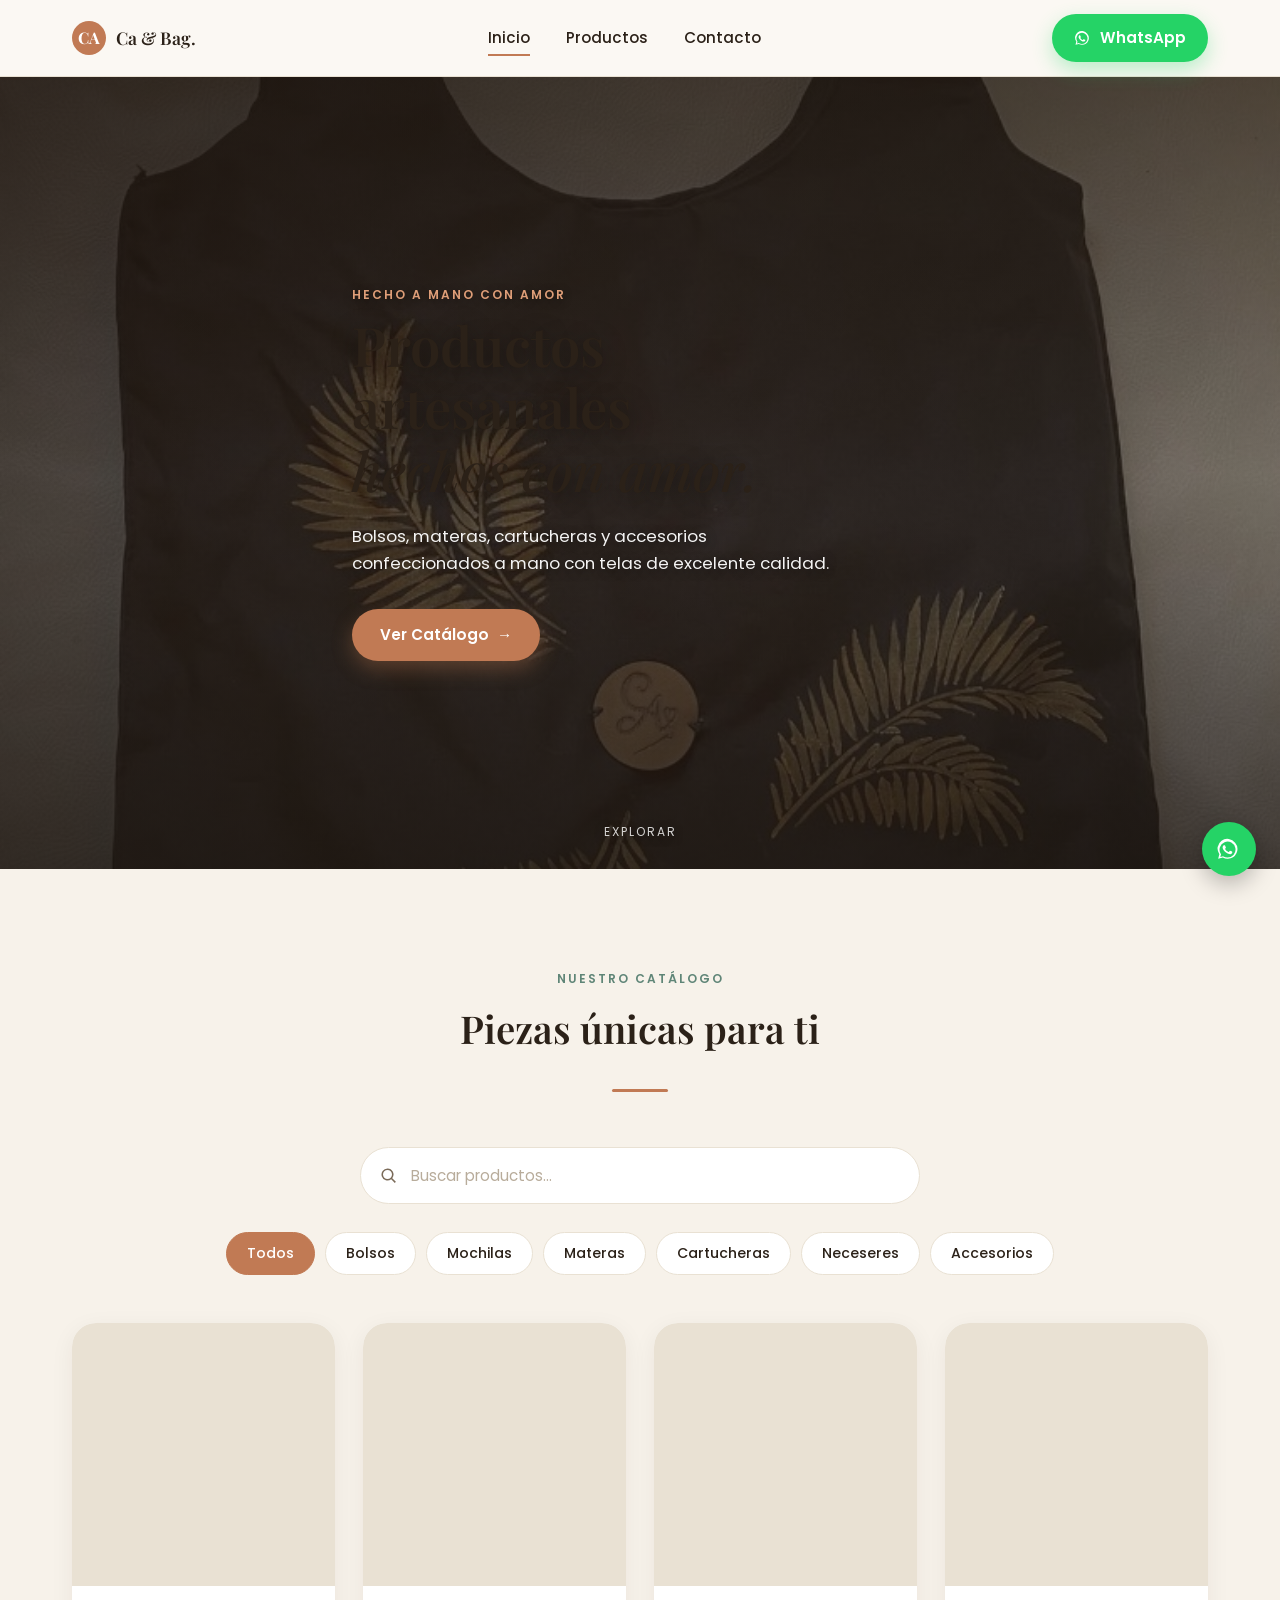
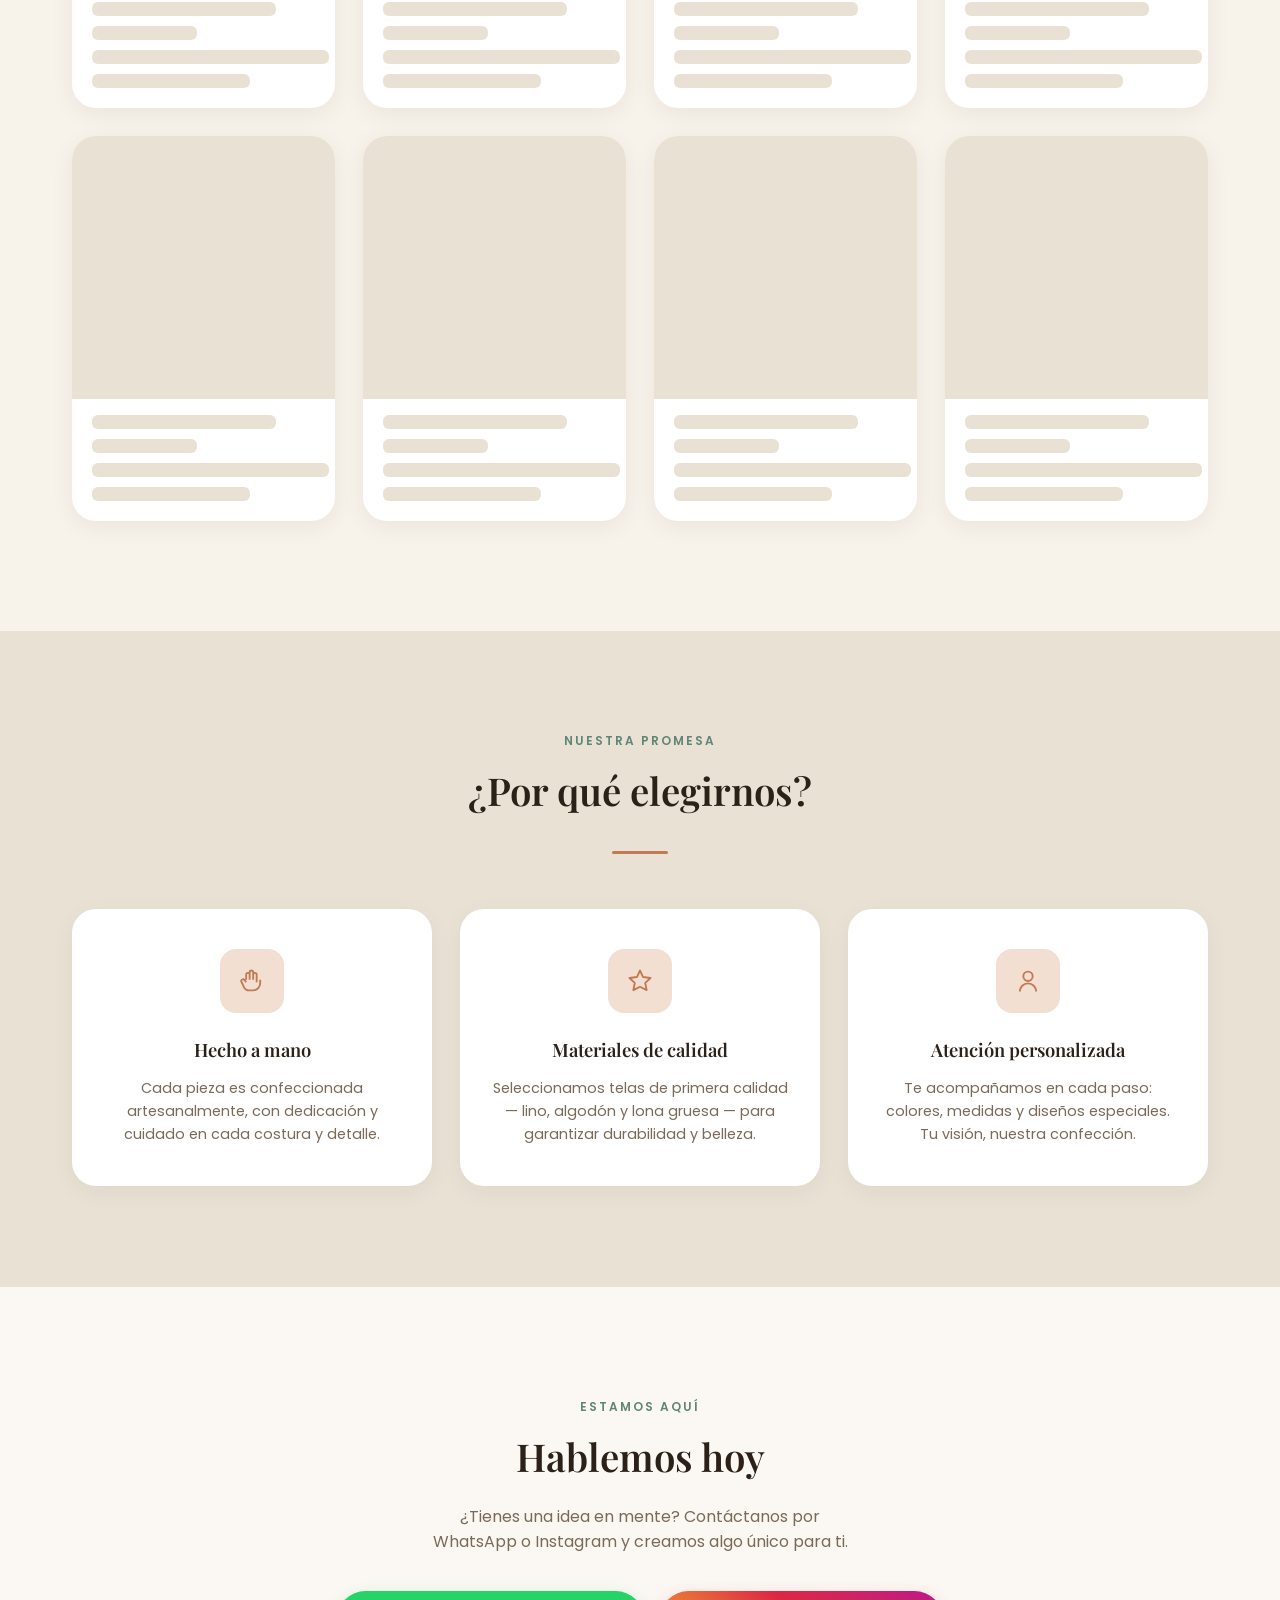
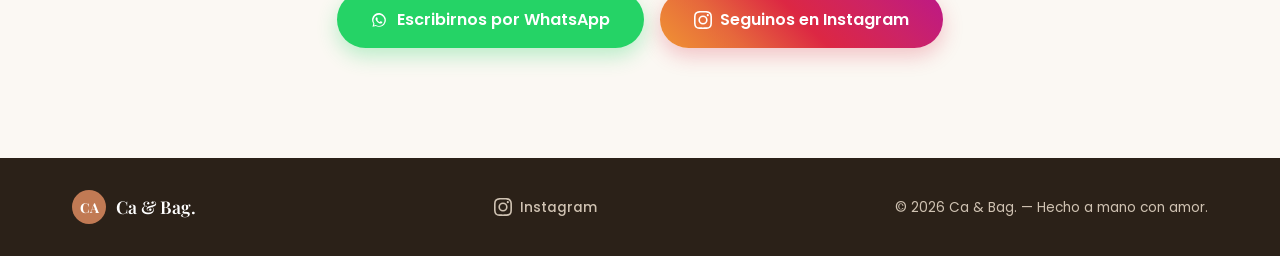
<file: index.html>
<!DOCTYPE html>
<html lang="es">
<head>
<meta charset="UTF-8">
<meta name="viewport" content="width=device-width, initial-scale=1.0">
<title>Ca & Bag. | Productos artesanales hechos con amor</title>
<link rel="preconnect" href="https://fonts.googleapis.com">
<link rel="preconnect" href="https://fonts.gstatic.com" crossorigin>
<link href="https://fonts.googleapis.com/css2?family=Playfair+Display:ital,wght@0,500;0,600;0,700;1,500;1,600&family=Poppins:wght@300;400;500;600;700&display=swap" rel="stylesheet">
<link rel="stylesheet" href="assets/css/variables.css">
<link rel="stylesheet" href="assets/css/base.css">
<link rel="stylesheet" href="assets/css/components.css">
<link rel="stylesheet" href="assets/css/public.css">
</head>
<body>

<!-- HEADER -->
<header class="site-header">
  <div class="container header-inner">
    <a href="#inicio" class="logo">
      <span class="logo-badge">CA</span>
      <span class="logo-text">Ca &amp; Bag.</span>
    </a>
    <nav class="main-nav">
      <a href="#inicio">Inicio</a>
      <a href="#catalogo">Productos</a>
      <a href="#contacto">Contacto</a>
    </nav>
    <a href="#" target="_blank" class="btn btn-whatsapp">
      <svg viewBox="0 0 24 24" class="icon-wa" aria-hidden="true"><path fill="currentColor" d="M17.6 6.32A8.86 8.86 0 0 0 3.1 16.75L2 21l4.36-1.14a8.85 8.85 0 0 0 4.24 1.08h.01a8.86 8.86 0 0 0 6.99-14.62Zm-6.99 13.6h-.01a7.35 7.35 0 0 1-3.75-1.03l-.27-.16-2.59.68.69-2.53-.18-.26a7.36 7.36 0 1 1 6.11 3.3Zm4.04-5.5c-.22-.11-1.31-.65-1.51-.72-.2-.07-.35-.11-.5.11-.15.22-.57.72-.7.87-.13.15-.26.16-.48.05-.22-.11-.94-.35-1.79-1.1a6.7 6.7 0 0 1-1.24-1.54c-.13-.22-.01-.34.1-.45.1-.1.22-.26.33-.39.11-.13.15-.22.22-.37.07-.15.04-.28-.02-.39-.07-.11-.5-1.2-.68-1.64-.18-.43-.36-.37-.5-.38h-.42c-.15 0-.39.05-.59.28-.2.22-.77.75-.77 1.83s.79 2.13.9 2.28c.11.15 1.55 2.37 3.76 3.32.53.23.94.36 1.26.47.53.17 1 .14 1.38.09.42-.06 1.31-.53 1.49-1.05.19-.51.19-.95.13-1.05-.06-.09-.2-.15-.42-.26Z"/></svg>
      WhatsApp
    </a>
  </div>
</header>

<!-- HERO -->
<section id="inicio" class="hero">
  <div class="hero-bg"></div>
  <div class="hero-overlay"></div>
  <div class="container hero-inner">
    <p class="eyebrow eyebrow-light">Hecho a mano con amor</p>
    <h1 class="hero-title">Productos<br>artesanales<br><em>hechos con amor.</em></h1>
    <p class="hero-desc">Bolsos, materas, cartucheras y accesorios confeccionados a mano con telas de excelente calidad.</p>
    <a href="#catalogo" class="btn btn-primary">Ver Catálogo <span class="arrow">→</span></a>
  </div>
  <a href="#catalogo" class="scroll-hint">Explorar</a>
</section>

<!-- CATÁLOGO -->
<section id="catalogo" class="catalog">
  <div class="container">
    <div class="section-heading">
      <p class="eyebrow">Nuestro catálogo</p>
      <h2>Piezas únicas para ti</h2>
      <span class="heading-underline"></span>
    </div>

    <div class="search-wrap">
      <svg class="search-icon" viewBox="0 0 24 24" aria-hidden="true"><path fill="currentColor" d="M10 2a8 8 0 1 0 4.9 14.32l4.89 4.89 1.41-1.41-4.89-4.89A8 8 0 0 0 10 2Zm0 2a6 6 0 1 1 0 12 6 6 0 0 1 0-12Z"/></svg>
      <input type="text" id="searchInput" placeholder="Buscar productos...">
    </div>

    <div class="filters" id="filters">
      <button class="filter-btn active" data-filter="Todos">Todos</button>
    </div>

    <!-- El grid de productos se completa en el módulo del catálogo dinámico -->
    <div class="product-grid" id="productGrid"></div>

    <p class="no-results" id="noResults" hidden>No encontramos productos que coincidan con tu búsqueda.</p>
  </div>
</section>

<!-- POR QUÉ ELEGIRNOS -->
<section class="why">
  <div class="container">
    <div class="section-heading">
      <p class="eyebrow">Nuestra promesa</p>
      <h2>¿Por qué elegirnos?</h2>
      <span class="heading-underline"></span>
    </div>

    <div class="why-grid">
      <div class="why-card">
        <div class="why-icon">
          <svg viewBox="0 0 24 24" aria-hidden="true"><path fill="none" stroke="currentColor" stroke-width="1.6" d="M7 11V6.5a1.5 1.5 0 0 1 3 0V11m0-1.5V4.5a1.5 1.5 0 0 1 3 0V11m0-1V6.5a1.5 1.5 0 0 1 3 0V13m3-2v3a6 6 0 0 1-6 6H9.5a5 5 0 0 1-4.2-2.3L3 12.8c-.5-.8-.2-1.7.6-2.1.7-.4 1.6-.1 2 .5L7 13"/></svg>
        </div>
        <h3>Hecho a mano</h3>
        <p>Cada pieza es confeccionada artesanalmente, con dedicación y cuidado en cada costura y detalle.</p>
      </div>

      <div class="why-card">
        <div class="why-icon">
          <svg viewBox="0 0 24 24" aria-hidden="true"><path fill="none" stroke="currentColor" stroke-width="1.6" stroke-linejoin="round" d="m12 3 2.6 5.6L21 9.4l-4.5 4.2 1.2 6.2L12 16.9l-5.7 2.9 1.2-6.2L3 9.4l6.4-.8Z"/></svg>
        </div>
        <h3>Materiales de calidad</h3>
        <p>Seleccionamos telas de primera calidad — lino, algodón y lona gruesa — para garantizar durabilidad y belleza.</p>
      </div>

      <div class="why-card">
        <div class="why-icon">
          <svg viewBox="0 0 24 24" aria-hidden="true"><path fill="none" stroke="currentColor" stroke-width="1.6" d="M12 12a4 4 0 1 0 0-8 4 4 0 0 0 0 8Zm-7 9a7 7 0 0 1 14 0"/></svg>
        </div>
        <h3>Atención personalizada</h3>
        <p>Te acompañamos en cada paso: colores, medidas y diseños especiales. Tu visión, nuestra confección.</p>
      </div>
    </div>
  </div>
</section>

<!-- CONTACTO -->
<section id="contacto" class="contact">
  <div class="container">
    <p class="eyebrow">Estamos aquí</p>
    <h2>Hablemos hoy</h2>
    <p class="contact-desc">¿Tienes una idea en mente? Contáctanos por WhatsApp o Instagram y creamos algo único para ti.</p>
    <div class="contact-actions">
      <a href="#" target="_blank" rel="noopener noreferrer" class="btn btn-whatsapp btn-lg">
        <svg viewBox="0 0 24 24" class="icon-wa" aria-hidden="true"><path fill="currentColor" d="M17.6 6.32A8.86 8.86 0 0 0 3.1 16.75L2 21l4.36-1.14a8.85 8.85 0 0 0 4.24 1.08h.01a8.86 8.86 0 0 0 6.99-14.62Zm-6.99 13.6h-.01a7.35 7.35 0 0 1-3.75-1.03l-.27-.16-2.59.68.69-2.53-.18-.26a7.36 7.36 0 1 1 6.11 3.3Zm4.04-5.5c-.22-.11-1.31-.65-1.51-.72-.2-.07-.35-.11-.5.11-.15.22-.57.72-.7.87-.13.15-.26.16-.48.05-.22-.11-.94-.35-1.79-1.1a6.7 6.7 0 0 1-1.24-1.54c-.13-.22-.01-.34.1-.45.1-.1.22-.26.33-.39.11-.13.15-.22.22-.37.07-.15.04-.28-.02-.39-.07-.11-.5-1.2-.68-1.64-.18-.43-.36-.37-.5-.38h-.42c-.15 0-.39.05-.59.28-.2.22-.77.75-.77 1.83s.79 2.13.9 2.28c.11.15 1.55 2.37 3.76 3.32.53.23.94.36 1.26.47.53.17 1 .14 1.38.09.42-.06 1.31-.53 1.49-1.05.19-.51.19-.95.13-1.05-.06-.09-.2-.15-.42-.26Z"/></svg>
        Escribirnos por WhatsApp
      </a>
      <a href="#" target="_blank" rel="noopener noreferrer" class="btn btn-instagram btn-lg">
        <svg viewBox="0 0 24 24" class="icon-ig" aria-hidden="true"><path fill="currentColor" d="M12 2.163c3.204 0 3.584.012 4.85.07 3.252.148 4.771 1.691 4.919 4.919.058 1.265.069 1.645.069 4.849 0 3.205-.012 3.584-.069 4.849-.149 3.225-1.664 4.771-4.919 4.919-1.266.058-1.644.07-4.85.07-3.204 0-3.584-.012-4.849-.07-3.26-.149-4.771-1.699-4.919-4.92-.058-1.265-.07-1.644-.07-4.849 0-3.204.013-3.583.07-4.849.149-3.227 1.664-4.771 4.919-4.919 1.266-.057 1.645-.069 4.849-.069ZM12 0C8.741 0 8.333.014 7.053.072 2.695.272.273 2.69.073 7.052.014 8.333 0 8.741 0 12c0 3.259.014 3.668.072 4.948.2 4.358 2.618 6.78 6.98 6.98 1.281.058 1.689.072 4.948.072 3.259 0 3.668-.014 4.948-.072 4.354-.2 6.782-2.618 6.979-6.98.059-1.28.073-1.689.073-4.948 0-3.259-.014-3.667-.072-4.947-.196-4.354-2.617-6.78-6.979-6.98C15.668.014 15.259 0 12 0Zm0 5.838a6.162 6.162 0 1 0 0 12.324 6.162 6.162 0 0 0 0-12.324ZM12 16a4 4 0 1 1 0-8 4 4 0 0 1 0 8Zm6.406-11.845a1.44 1.44 0 1 0 0 2.881 1.44 1.44 0 0 0 0-2.881Z"/></svg>
        Seguinos en Instagram
      </a>
    </div>
  </div>
</section>

<!-- FOOTER -->
<footer class="site-footer">
  <div class="container footer-inner">
    <a href="#inicio" class="logo">
      <span class="logo-badge">CA</span>
      <span class="logo-text">Ca &amp; Bag.</span>
    </a>
    <div class="footer-links">
      <a href="#" target="_blank" rel="noopener noreferrer" class="footer-social-link footer-ig" aria-label="Instagram">
        <svg viewBox="0 0 24 24" class="icon-ig" aria-hidden="true"><path fill="currentColor" d="M12 2.163c3.204 0 3.584.012 4.85.07 3.252.148 4.771 1.691 4.919 4.919.058 1.265.069 1.645.069 4.849 0 3.205-.012 3.584-.069 4.849-.149 3.225-1.664 4.771-4.919 4.919-1.266.058-1.644.07-4.85.07-3.204 0-3.584-.012-4.849-.07-3.26-.149-4.771-1.699-4.919-4.92-.058-1.265-.07-1.644-.07-4.849 0-3.204.013-3.583.07-4.849.149-3.227 1.664-4.771 4.919-4.919 1.266-.057 1.645-.069 4.849-.069ZM12 0C8.741 0 8.333.014 7.053.072 2.695.272.273 2.69.073 7.052.014 8.333 0 8.741 0 12c0 3.259.014 3.668.072 4.948.2 4.358 2.618 6.78 6.98 6.98 1.281.058 1.689.072 4.948.072 3.259 0 3.668-.014 4.948-.072 4.354-.2 6.782-2.618 6.979-6.98.059-1.28.073-1.689.073-4.948 0-3.259-.014-3.667-.072-4.947-.196-4.354-2.617-6.78-6.979-6.98C15.668.014 15.259 0 12 0Zm0 5.838a6.162 6.162 0 1 0 0 12.324 6.162 6.162 0 0 0 0-12.324ZM12 16a4 4 0 1 1 0-8 4 4 0 0 1 0 8Zm6.406-11.845a1.44 1.44 0 1 0 0 2.881 1.44 1.44 0 0 0 0-2.881Z"/></svg>
        <span>Instagram</span>
      </a>
    </div>
    <p>© 2026 Ca &amp; Bag. — Hecho a mano con amor.</p>
  </div>
</footer>

<!-- Botón flotante de WhatsApp -->
<a href="#" target="_blank" class="float-btn float-wa" aria-label="WhatsApp">
  <svg viewBox="0 0 24 24" aria-hidden="true"><path fill="currentColor" d="M17.6 6.32A8.86 8.86 0 0 0 3.1 16.75L2 21l4.36-1.14a8.85 8.85 0 0 0 4.24 1.08h.01a8.86 8.86 0 0 0 6.99-14.62Zm-6.99 13.6h-.01a7.35 7.35 0 0 1-3.75-1.03l-.27-.16-2.59.68.69-2.53-.18-.26a7.36 7.36 0 1 1 6.11 3.3Zm4.04-5.5c-.22-.11-1.31-.65-1.51-.72-.2-.07-.35-.11-.5.11-.15.22-.57.72-.7.87-.13.15-.26.16-.48.05-.22-.11-.94-.35-1.79-1.1a6.7 6.7 0 0 1-1.24-1.54c-.13-.22-.01-.34.1-.45.1-.1.22-.26.33-.39.11-.13.15-.22.22-.37.07-.15.04-.28-.02-.39-.07-.11-.5-1.2-.68-1.64-.18-.43-.36-.37-.5-.38h-.42c-.15 0-.39.05-.59.28-.2.22-.77.75-.77 1.83s.79 2.13.9 2.28c.11.15 1.55 2.37 3.76 3.32.53.23.94.36 1.26.47.53.17 1 .14 1.38.09.42-.06 1.31-.53 1.49-1.05.19-.51.19-.95.13-1.05-.06-.09-.2-.15-.42-.26Z"/></svg>
</a>

<script type="module" src="assets/js/public/catalog.js"></script>
</body>
</html>
</file>
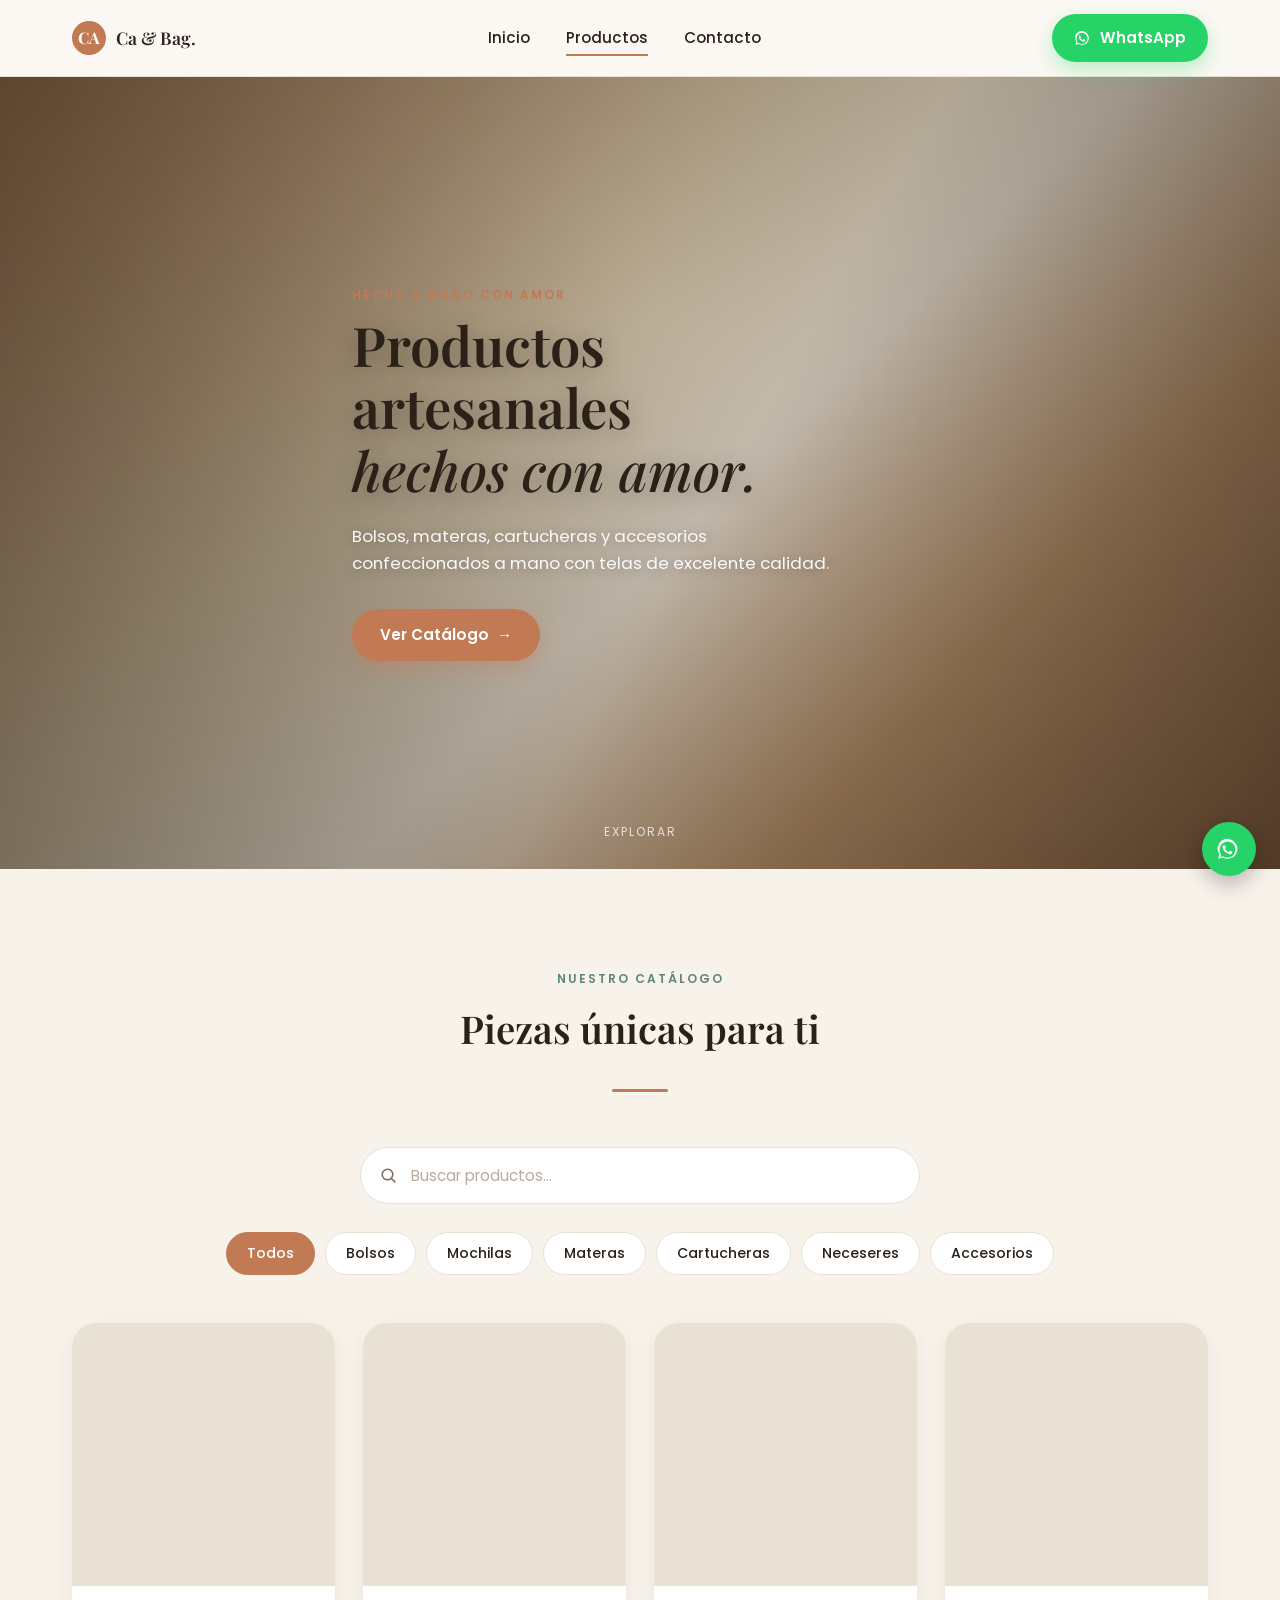
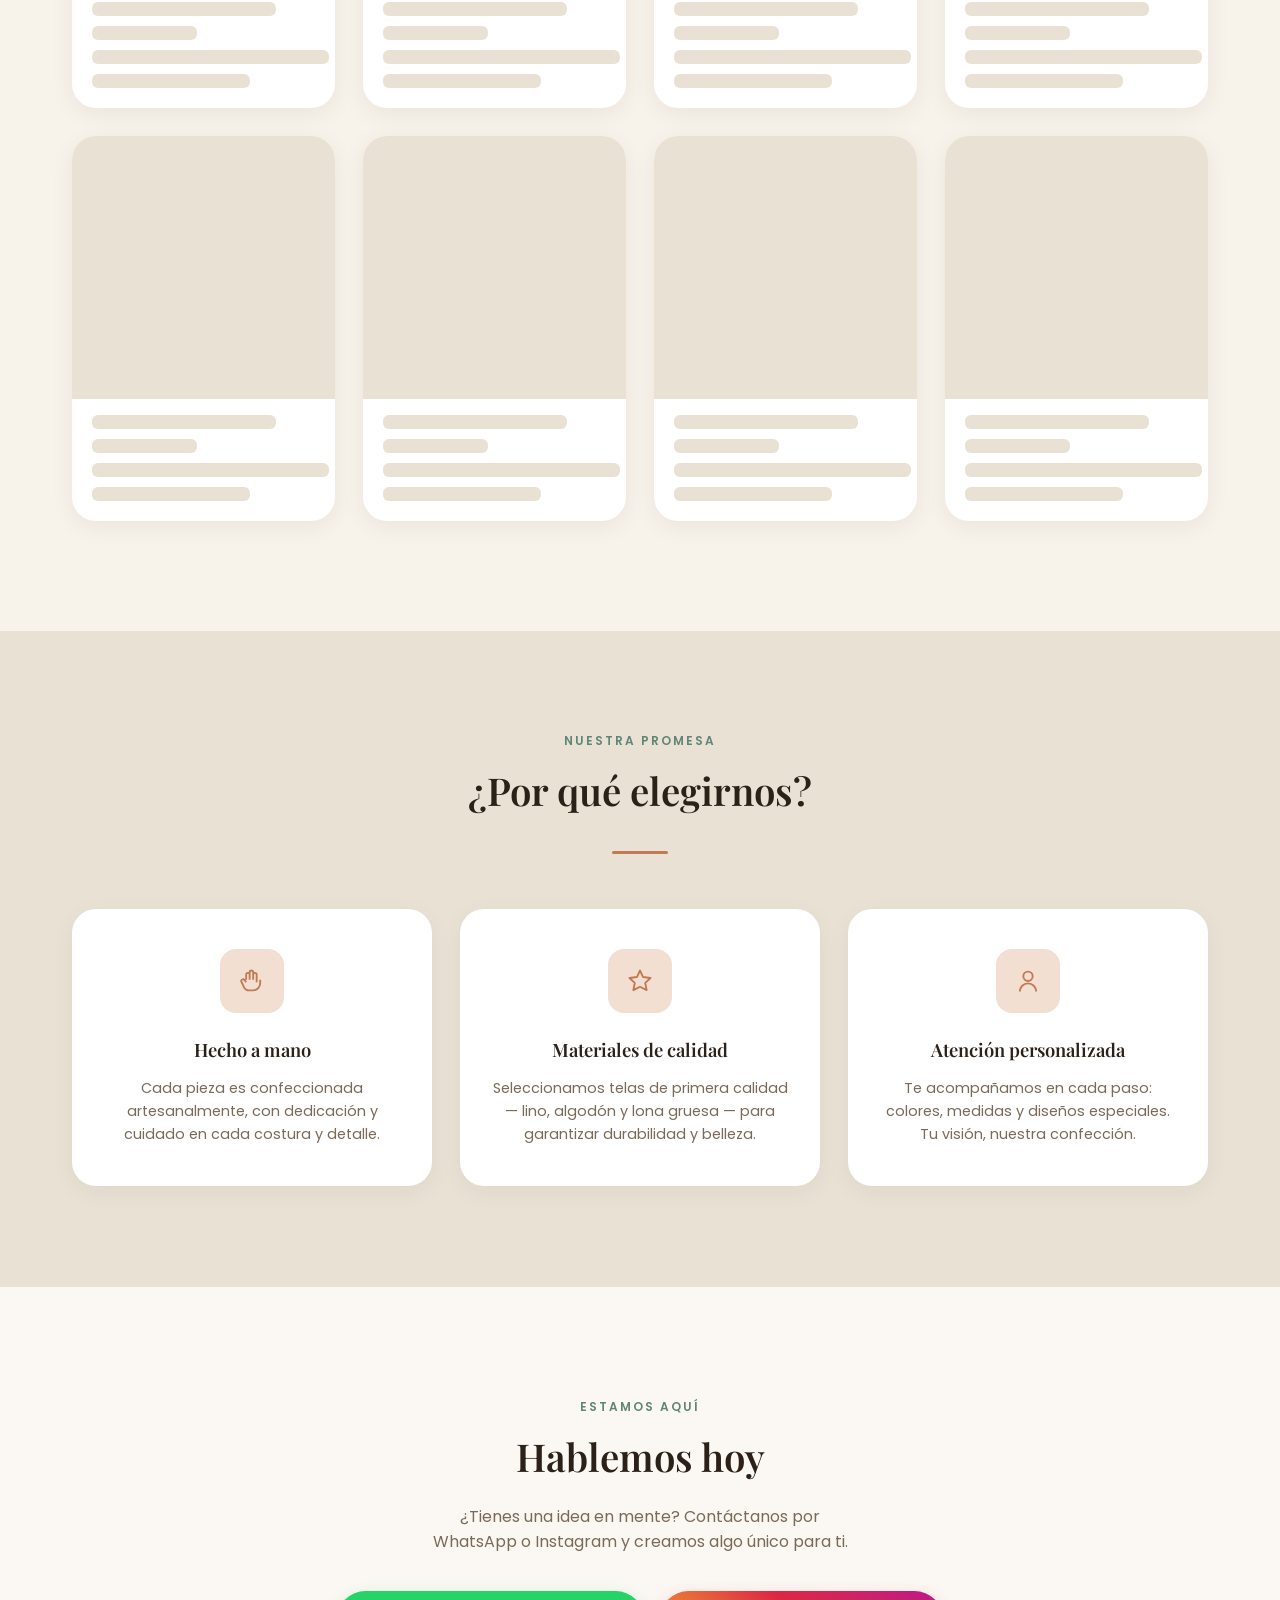
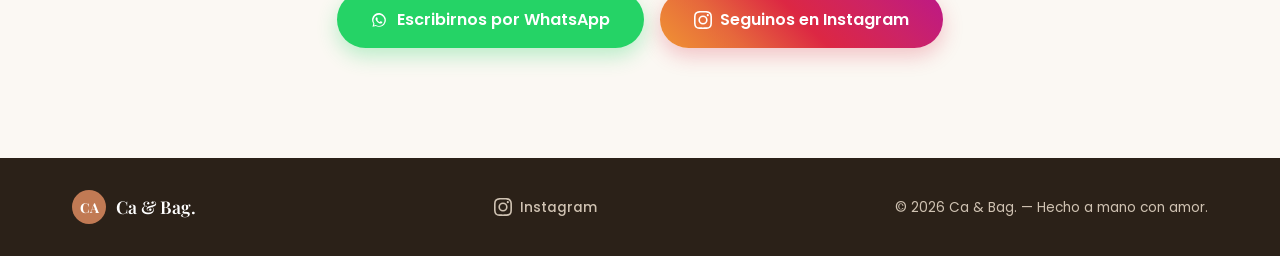
<file: cabag_store/index.html>
<!DOCTYPE html>
<html lang="es">
<head>
<meta charset="UTF-8">
<meta name="viewport" content="width=device-width, initial-scale=1.0">
<title>Ca & Bag. | Productos artesanales hechos con amor</title>
<link rel="preconnect" href="https://fonts.googleapis.com">
<link rel="preconnect" href="https://fonts.gstatic.com" crossorigin>
<link href="https://fonts.googleapis.com/css2?family=Playfair+Display:ital,wght@0,500;0,600;0,700;1,500;1,600&family=Poppins:wght@300;400;500;600;700&display=swap" rel="stylesheet">
<link rel="stylesheet" href="assets/css/variables.css">
<link rel="stylesheet" href="assets/css/base.css">
<link rel="stylesheet" href="assets/css/components.css">
<link rel="stylesheet" href="assets/css/public.css">
</head>
<body>

<!-- HEADER -->
<header class="site-header">
  <div class="container header-inner">
    <a href="#inicio" class="logo">
      <span class="logo-badge">CA</span>
      <span class="logo-text">Ca &amp; Bag.</span>
    </a>
    <nav class="main-nav">
      <a href="#inicio">Inicio</a>
      <a href="#catalogo" class="is-active">Productos</a>
      <a href="#contacto">Contacto</a>
    </nav>
    <a href="#" target="_blank" class="btn btn-whatsapp">
      <svg viewBox="0 0 24 24" class="icon-wa" aria-hidden="true"><path fill="currentColor" d="M17.6 6.32A8.86 8.86 0 0 0 3.1 16.75L2 21l4.36-1.14a8.85 8.85 0 0 0 4.24 1.08h.01a8.86 8.86 0 0 0 6.99-14.62Zm-6.99 13.6h-.01a7.35 7.35 0 0 1-3.75-1.03l-.27-.16-2.59.68.69-2.53-.18-.26a7.36 7.36 0 1 1 6.11 3.3Zm4.04-5.5c-.22-.11-1.31-.65-1.51-.72-.2-.07-.35-.11-.5.11-.15.22-.57.72-.7.87-.13.15-.26.16-.48.05-.22-.11-.94-.35-1.79-1.1a6.7 6.7 0 0 1-1.24-1.54c-.13-.22-.01-.34.1-.45.1-.1.22-.26.33-.39.11-.13.15-.22.22-.37.07-.15.04-.28-.02-.39-.07-.11-.5-1.2-.68-1.64-.18-.43-.36-.37-.5-.38h-.42c-.15 0-.39.05-.59.28-.2.22-.77.75-.77 1.83s.79 2.13.9 2.28c.11.15 1.55 2.37 3.76 3.32.53.23.94.36 1.26.47.53.17 1 .14 1.38.09.42-.06 1.31-.53 1.49-1.05.19-.51.19-.95.13-1.05-.06-.09-.2-.15-.42-.26Z"/></svg>
      WhatsApp
    </a>
  </div>
</header>

<!-- HERO -->
<section id="inicio" class="hero">
  <div class="hero-bg"></div>
  <div class="hero-overlay"></div>
  <div class="container hero-inner">
    <p class="eyebrow eyebrow-light">Hecho a mano con amor</p>
    <h1 class="hero-title">Productos<br>artesanales<br><em>hechos con amor.</em></h1>
    <p class="hero-desc">Bolsos, materas, cartucheras y accesorios confeccionados a mano con telas de excelente calidad.</p>
    <a href="#catalogo" class="btn btn-primary">Ver Catálogo <span class="arrow">→</span></a>
  </div>
  <a href="#catalogo" class="scroll-hint">Explorar</a>
</section>

<!-- CATÁLOGO -->
<section id="catalogo" class="catalog">
  <div class="container">
    <div class="section-heading">
      <p class="eyebrow">Nuestro catálogo</p>
      <h2>Piezas únicas para ti</h2>
      <span class="heading-underline"></span>
    </div>

    <div class="search-wrap">
      <svg class="search-icon" viewBox="0 0 24 24" aria-hidden="true"><path fill="currentColor" d="M10 2a8 8 0 1 0 4.9 14.32l4.89 4.89 1.41-1.41-4.89-4.89A8 8 0 0 0 10 2Zm0 2a6 6 0 1 1 0 12 6 6 0 0 1 0-12Z"/></svg>
      <input type="text" id="searchInput" placeholder="Buscar productos...">
    </div>

    <div class="filters" id="filters">
      <button class="filter-btn active" data-filter="Todos">Todos</button>
    </div>

    <!-- El grid de productos se completa en el módulo del catálogo dinámico -->
    <div class="product-grid" id="productGrid"></div>

    <p class="no-results" id="noResults" hidden>No encontramos productos que coincidan con tu búsqueda.</p>
  </div>
</section>

<!-- POR QUÉ ELEGIRNOS -->
<section class="why">
  <div class="container">
    <div class="section-heading">
      <p class="eyebrow">Nuestra promesa</p>
      <h2>¿Por qué elegirnos?</h2>
      <span class="heading-underline"></span>
    </div>

    <div class="why-grid">
      <div class="why-card">
        <div class="why-icon">
          <svg viewBox="0 0 24 24" aria-hidden="true"><path fill="none" stroke="currentColor" stroke-width="1.6" d="M7 11V6.5a1.5 1.5 0 0 1 3 0V11m0-1.5V4.5a1.5 1.5 0 0 1 3 0V11m0-1V6.5a1.5 1.5 0 0 1 3 0V13m3-2v3a6 6 0 0 1-6 6H9.5a5 5 0 0 1-4.2-2.3L3 12.8c-.5-.8-.2-1.7.6-2.1.7-.4 1.6-.1 2 .5L7 13"/></svg>
        </div>
        <h3>Hecho a mano</h3>
        <p>Cada pieza es confeccionada artesanalmente, con dedicación y cuidado en cada costura y detalle.</p>
      </div>

      <div class="why-card">
        <div class="why-icon">
          <svg viewBox="0 0 24 24" aria-hidden="true"><path fill="none" stroke="currentColor" stroke-width="1.6" stroke-linejoin="round" d="m12 3 2.6 5.6L21 9.4l-4.5 4.2 1.2 6.2L12 16.9l-5.7 2.9 1.2-6.2L3 9.4l6.4-.8Z"/></svg>
        </div>
        <h3>Materiales de calidad</h3>
        <p>Seleccionamos telas de primera calidad — lino, algodón y lona gruesa — para garantizar durabilidad y belleza.</p>
      </div>

      <div class="why-card">
        <div class="why-icon">
          <svg viewBox="0 0 24 24" aria-hidden="true"><path fill="none" stroke="currentColor" stroke-width="1.6" d="M12 12a4 4 0 1 0 0-8 4 4 0 0 0 0 8Zm-7 9a7 7 0 0 1 14 0"/></svg>
        </div>
        <h3>Atención personalizada</h3>
        <p>Te acompañamos en cada paso: colores, medidas y diseños especiales. Tu visión, nuestra confección.</p>
      </div>
    </div>
  </div>
</section>

<!-- CONTACTO -->
<section id="contacto" class="contact">
  <div class="container">
    <p class="eyebrow">Estamos aquí</p>
    <h2>Hablemos hoy</h2>
    <p class="contact-desc">¿Tienes una idea en mente? Contáctanos por WhatsApp o Instagram y creamos algo único para ti.</p>
    <div class="contact-actions">
      <a href="#" target="_blank" rel="noopener noreferrer" class="btn btn-whatsapp btn-lg">
        <svg viewBox="0 0 24 24" class="icon-wa" aria-hidden="true"><path fill="currentColor" d="M17.6 6.32A8.86 8.86 0 0 0 3.1 16.75L2 21l4.36-1.14a8.85 8.85 0 0 0 4.24 1.08h.01a8.86 8.86 0 0 0 6.99-14.62Zm-6.99 13.6h-.01a7.35 7.35 0 0 1-3.75-1.03l-.27-.16-2.59.68.69-2.53-.18-.26a7.36 7.36 0 1 1 6.11 3.3Zm4.04-5.5c-.22-.11-1.31-.65-1.51-.72-.2-.07-.35-.11-.5.11-.15.22-.57.72-.7.87-.13.15-.26.16-.48.05-.22-.11-.94-.35-1.79-1.1a6.7 6.7 0 0 1-1.24-1.54c-.13-.22-.01-.34.1-.45.1-.1.22-.26.33-.39.11-.13.15-.22.22-.37.07-.15.04-.28-.02-.39-.07-.11-.5-1.2-.68-1.64-.18-.43-.36-.37-.5-.38h-.42c-.15 0-.39.05-.59.28-.2.22-.77.75-.77 1.83s.79 2.13.9 2.28c.11.15 1.55 2.37 3.76 3.32.53.23.94.36 1.26.47.53.17 1 .14 1.38.09.42-.06 1.31-.53 1.49-1.05.19-.51.19-.95.13-1.05-.06-.09-.2-.15-.42-.26Z"/></svg>
        Escribirnos por WhatsApp
      </a>
      <a href="#" target="_blank" rel="noopener noreferrer" class="btn btn-instagram btn-lg">
        <svg viewBox="0 0 24 24" class="icon-ig" aria-hidden="true"><path fill="currentColor" d="M12 2.163c3.204 0 3.584.012 4.85.07 3.252.148 4.771 1.691 4.919 4.919.058 1.265.069 1.645.069 4.849 0 3.205-.012 3.584-.069 4.849-.149 3.225-1.664 4.771-4.919 4.919-1.266.058-1.644.07-4.85.07-3.204 0-3.584-.012-4.849-.07-3.26-.149-4.771-1.699-4.919-4.92-.058-1.265-.07-1.644-.07-4.849 0-3.204.013-3.583.07-4.849.149-3.227 1.664-4.771 4.919-4.919 1.266-.057 1.645-.069 4.849-.069ZM12 0C8.741 0 8.333.014 7.053.072 2.695.272.273 2.69.073 7.052.014 8.333 0 8.741 0 12c0 3.259.014 3.668.072 4.948.2 4.358 2.618 6.78 6.98 6.98 1.281.058 1.689.072 4.948.072 3.259 0 3.668-.014 4.948-.072 4.354-.2 6.782-2.618 6.979-6.98.059-1.28.073-1.689.073-4.948 0-3.259-.014-3.667-.072-4.947-.196-4.354-2.617-6.78-6.979-6.98C15.668.014 15.259 0 12 0Zm0 5.838a6.162 6.162 0 1 0 0 12.324 6.162 6.162 0 0 0 0-12.324ZM12 16a4 4 0 1 1 0-8 4 4 0 0 1 0 8Zm6.406-11.845a1.44 1.44 0 1 0 0 2.881 1.44 1.44 0 0 0 0-2.881Z"/></svg>
        Seguinos en Instagram
      </a>
    </div>
  </div>
</section>

<!-- FOOTER -->
<footer class="site-footer">
  <div class="container footer-inner">
    <a href="#inicio" class="logo">
      <span class="logo-badge">CA</span>
      <span class="logo-text">Ca &amp; Bag.</span>
    </a>
    <div class="footer-links">
      <a href="#" target="_blank" rel="noopener noreferrer" class="footer-social-link footer-ig" aria-label="Instagram">
        <svg viewBox="0 0 24 24" class="icon-ig" aria-hidden="true"><path fill="currentColor" d="M12 2.163c3.204 0 3.584.012 4.85.07 3.252.148 4.771 1.691 4.919 4.919.058 1.265.069 1.645.069 4.849 0 3.205-.012 3.584-.069 4.849-.149 3.225-1.664 4.771-4.919 4.919-1.266.058-1.644.07-4.85.07-3.204 0-3.584-.012-4.849-.07-3.26-.149-4.771-1.699-4.919-4.92-.058-1.265-.07-1.644-.07-4.849 0-3.204.013-3.583.07-4.849.149-3.227 1.664-4.771 4.919-4.919 1.266-.057 1.645-.069 4.849-.069ZM12 0C8.741 0 8.333.014 7.053.072 2.695.272.273 2.69.073 7.052.014 8.333 0 8.741 0 12c0 3.259.014 3.668.072 4.948.2 4.358 2.618 6.78 6.98 6.98 1.281.058 1.689.072 4.948.072 3.259 0 3.668-.014 4.948-.072 4.354-.2 6.782-2.618 6.979-6.98.059-1.28.073-1.689.073-4.948 0-3.259-.014-3.667-.072-4.947-.196-4.354-2.617-6.78-6.979-6.98C15.668.014 15.259 0 12 0Zm0 5.838a6.162 6.162 0 1 0 0 12.324 6.162 6.162 0 0 0 0-12.324ZM12 16a4 4 0 1 1 0-8 4 4 0 0 1 0 8Zm6.406-11.845a1.44 1.44 0 1 0 0 2.881 1.44 1.44 0 0 0 0-2.881Z"/></svg>
        <span>Instagram</span>
      </a>
    </div>
    <p>© 2026 Ca &amp; Bag. — Hecho a mano con amor.</p>
  </div>
</footer>

<!-- Botón flotante de WhatsApp -->
<a href="#" target="_blank" class="float-btn float-wa" aria-label="WhatsApp">
  <svg viewBox="0 0 24 24" aria-hidden="true"><path fill="currentColor" d="M17.6 6.32A8.86 8.86 0 0 0 3.1 16.75L2 21l4.36-1.14a8.85 8.85 0 0 0 4.24 1.08h.01a8.86 8.86 0 0 0 6.99-14.62Zm-6.99 13.6h-.01a7.35 7.35 0 0 1-3.75-1.03l-.27-.16-2.59.68.69-2.53-.18-.26a7.36 7.36 0 1 1 6.11 3.3Zm4.04-5.5c-.22-.11-1.31-.65-1.51-.72-.2-.07-.35-.11-.5.11-.15.22-.57.72-.7.87-.13.15-.26.16-.48.05-.22-.11-.94-.35-1.79-1.1a6.7 6.7 0 0 1-1.24-1.54c-.13-.22-.01-.34.1-.45.1-.1.22-.26.33-.39.11-.13.15-.22.22-.37.07-.15.04-.28-.02-.39-.07-.11-.5-1.2-.68-1.64-.18-.43-.36-.37-.5-.38h-.42c-.15 0-.39.05-.59.28-.2.22-.77.75-.77 1.83s.79 2.13.9 2.28c.11.15 1.55 2.37 3.76 3.32.53.23.94.36 1.26.47.53.17 1 .14 1.38.09.42-.06 1.31-.53 1.49-1.05.19-.51.19-.95.13-1.05-.06-.09-.2-.15-.42-.26Z"/></svg>
</a>

<script type="module" src="assets/js/public/catalog.js"></script>
</body>
</html>
</file>
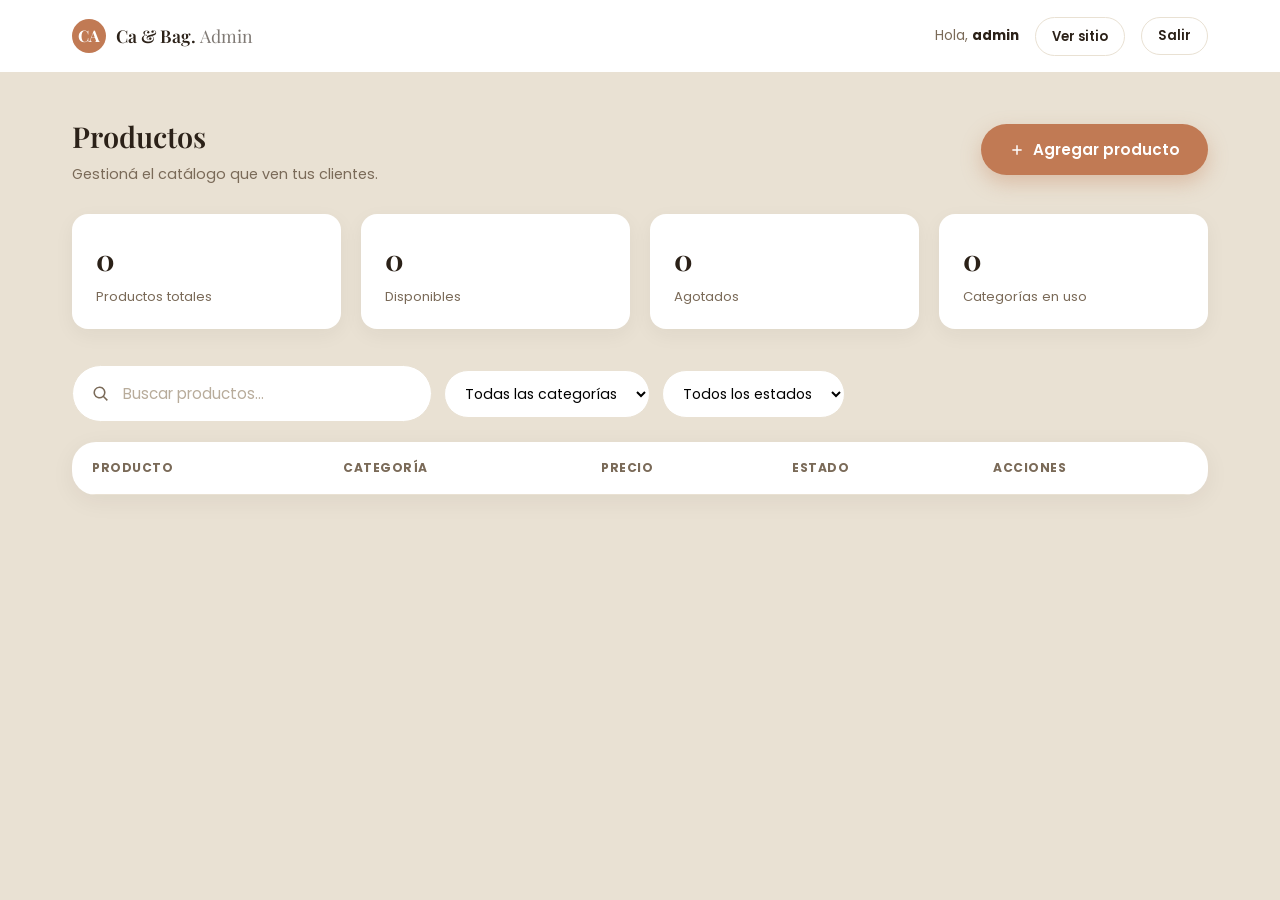
<file: admin/dashboard.html>
<!DOCTYPE html>
<html lang="es">
<head>
<meta charset="UTF-8">
<meta name="viewport" content="width=device-width, initial-scale=1.0">
<title>Dashboard | Admin Ca & Bag.</title>
<link rel="preconnect" href="https://fonts.googleapis.com">
<link rel="preconnect" href="https://fonts.gstatic.com" crossorigin>
<link href="https://fonts.googleapis.com/css2?family=Playfair+Display:ital,wght@0,500;0,600;0,700;1,500;1,600&family=Poppins:wght@300;400;500;600;700&display=swap" rel="stylesheet">
<link rel="stylesheet" href="../assets/css/variables.css">
<link rel="stylesheet" href="../assets/css/base.css">
<link rel="stylesheet" href="../assets/css/components.css">
<link rel="stylesheet" href="../assets/css/admin.css">
</head>
<body class="admin-body">

<!-- TOPBAR -->
<header class="admin-topbar">
  <div class="container admin-topbar-inner">
    <a href="../index.html" class="logo">
      <span class="logo-badge">CA</span>
      <span class="logo-text">Ca &amp; Bag. <span style="font-weight:400; opacity:.6;">Admin</span></span>
    </a>
    <div class="admin-topbar-right">
      <span class="admin-user">Hola, <strong id="adminUserName">admin</strong></span>
      <a href="../index.html" class="btn btn-secondary btn-sm">Ver sitio</a>
      <button type="button" class="btn btn-secondary btn-sm" id="logoutBtn">Salir</button>
    </div>
  </div>
</header>

<main class="admin-main">
  <div class="container">

    <div class="admin-header">
      <div>
        <h1>Productos</h1>
        <p>Gestioná el catálogo que ven tus clientes.</p>
      </div>
      <button type="button" class="btn btn-primary" id="btnNewProduct">
        <svg viewBox="0 0 24 24" width="16" height="16" fill="none" stroke="currentColor" stroke-width="2.2"><path d="M12 5v14M5 12h14"/></svg>
        Agregar producto
      </button>
    </div>

    <!-- STATS -->
    <div class="stats-grid">
      <div class="stat-card">
        <p class="stat-value" id="statTotal">0</p>
        <p class="stat-label">Productos totales</p>
      </div>
      <div class="stat-card">
        <p class="stat-value" id="statDisponibles">0</p>
        <p class="stat-label">Disponibles</p>
      </div>
      <div class="stat-card">
        <p class="stat-value" id="statAgotados">0</p>
        <p class="stat-label">Agotados</p>
      </div>
      <div class="stat-card">
        <p class="stat-value" id="statCategorias">0</p>
        <p class="stat-label">Categorías en uso</p>
      </div>
    </div>

    <!-- TOOLBAR -->
    <div class="admin-toolbar">
      <div class="search-wrap">
        <svg class="search-icon" viewBox="0 0 24 24" aria-hidden="true"><path fill="currentColor" d="M10 2a8 8 0 1 0 4.9 14.32l4.89 4.89 1.41-1.41-4.89-4.89A8 8 0 0 0 10 2Zm0 2a6 6 0 1 1 0 12 6 6 0 0 1 0-12Z"/></svg>
        <input type="text" id="searchInput" placeholder="Buscar productos...">
      </div>
      <select id="categoryFilter">
        <option value="Todos">Todas las categorías</option>
      </select>
      <select id="statusFilter">
        <option value="Todos">Todos los estados</option>
        <option value="disponible">Disponibles</option>
        <option value="agotado">Agotados</option>
      </select>
    </div>

    <!-- TABLA -->
    <div class="admin-table-wrap">
      <table class="admin-table">
        <thead>
          <tr>
            <th>Producto</th>
            <th>Categoría</th>
            <th>Precio</th>
            <th>Estado</th>
            <th>Acciones</th>
          </tr>
        </thead>
        <tbody id="productsTableBody"></tbody>
      </table>
      <p class="admin-empty" id="emptyState" hidden>No hay productos que coincidan con la búsqueda.</p>
    </div>

  </div>
</main>

<!-- MODAL: CREAR / EDITAR PRODUCTO -->
<div class="modal-overlay" id="productModal" hidden>
  <div class="modal-panel">
    <div class="modal-header">
      <h2 id="modalTitle">Agregar producto</h2>
      <button type="button" class="modal-close" id="modalClose" aria-label="Cerrar">
        <svg viewBox="0 0 24 24" width="18" height="18" fill="none" stroke="currentColor" stroke-width="2"><path d="M6 6l12 12M18 6L6 18"/></svg>
      </button>
    </div>

    <div class="form-error-banner" id="productFormError"></div>

    <form id="productForm" novalidate>
      <input type="hidden" id="productId">

      <div class="field" id="fieldNombre">
        <label for="nombre">Nombre del producto</label>
        <input type="text" id="nombre" placeholder="Ej: Bolso Tote Lino Natural">
        <p class="field-error">El nombre es obligatorio.</p>
      </div>

      <div class="form-row">
        <div class="field" id="fieldCategoria">
          <label for="categoria">Categoría</label>
          <select id="categoria">
            <option value="">Elegí una categoría</option>
          </select>
          <p class="field-error">Elegí una categoría.</p>
        </div>
        <div class="field" id="fieldPrecio">
          <label for="precio">Precio ($)</label>
          <input type="number" id="precio" min="0" step="1" placeholder="0">
          <p class="field-error">Ingresá un precio válido.</p>
        </div>
      </div>

      <div class="field" id="fieldDescripcion">
        <label for="descripcion">Descripción</label>
        <textarea id="descripcion" placeholder="Contale a tus clientes sobre este producto..."></textarea>
      </div>

      <div class="form-check">
        <label class="switch">
          <input type="checkbox" id="disponible" checked>
          <span class="switch-track"></span>
        </label>
        <label for="disponible">Producto disponible</label>
      </div>

      <div class="field image-manager" id="fieldImagenes">
        <label>Imágenes del producto</label>
        <label class="image-upload-btn">
          Hacé clic para subir una o varias imágenes
          <input type="file" id="imageInput" accept="image/*" multiple>
        </label>
        <div class="image-list" id="imageList"></div>
        <p class="field-error">Agregá al menos una imagen.</p>
      </div>

      <div class="modal-actions">
        <button type="button" class="btn btn-secondary" id="modalCancel">Cancelar</button>
        <button type="submit" class="btn btn-primary" id="productSubmit">Guardar producto</button>
      </div>
    </form>
  </div>
</div>

<!-- CONFIRMACIÓN DE ELIMINACIÓN -->
<div class="modal-overlay" id="deleteModal" hidden>
  <div class="modal-panel" style="max-width: 420px;">
    <div class="modal-header">
      <h2>Eliminar producto</h2>
      <button type="button" class="modal-close" id="deleteModalClose" aria-label="Cerrar">
        <svg viewBox="0 0 24 24" width="18" height="18" fill="none" stroke="currentColor" stroke-width="2"><path d="M6 6l12 12M18 6L6 18"/></svg>
      </button>
    </div>
    <p style="color: var(--brown-text); font-size: .92rem;">
      ¿Seguro que querés eliminar <strong id="deleteProductName"></strong>? Esta acción no se puede deshacer.
    </p>
    <div class="modal-actions">
      <button type="button" class="btn btn-secondary" id="deleteCancel">Cancelar</button>
      <button type="button" class="btn btn-danger" id="deleteConfirm">Sí, eliminar</button>
    </div>
  </div>
</div>

<script type="module" src="../assets/js/admin/dashboard.js"></script>
</body>
</html>
</file>
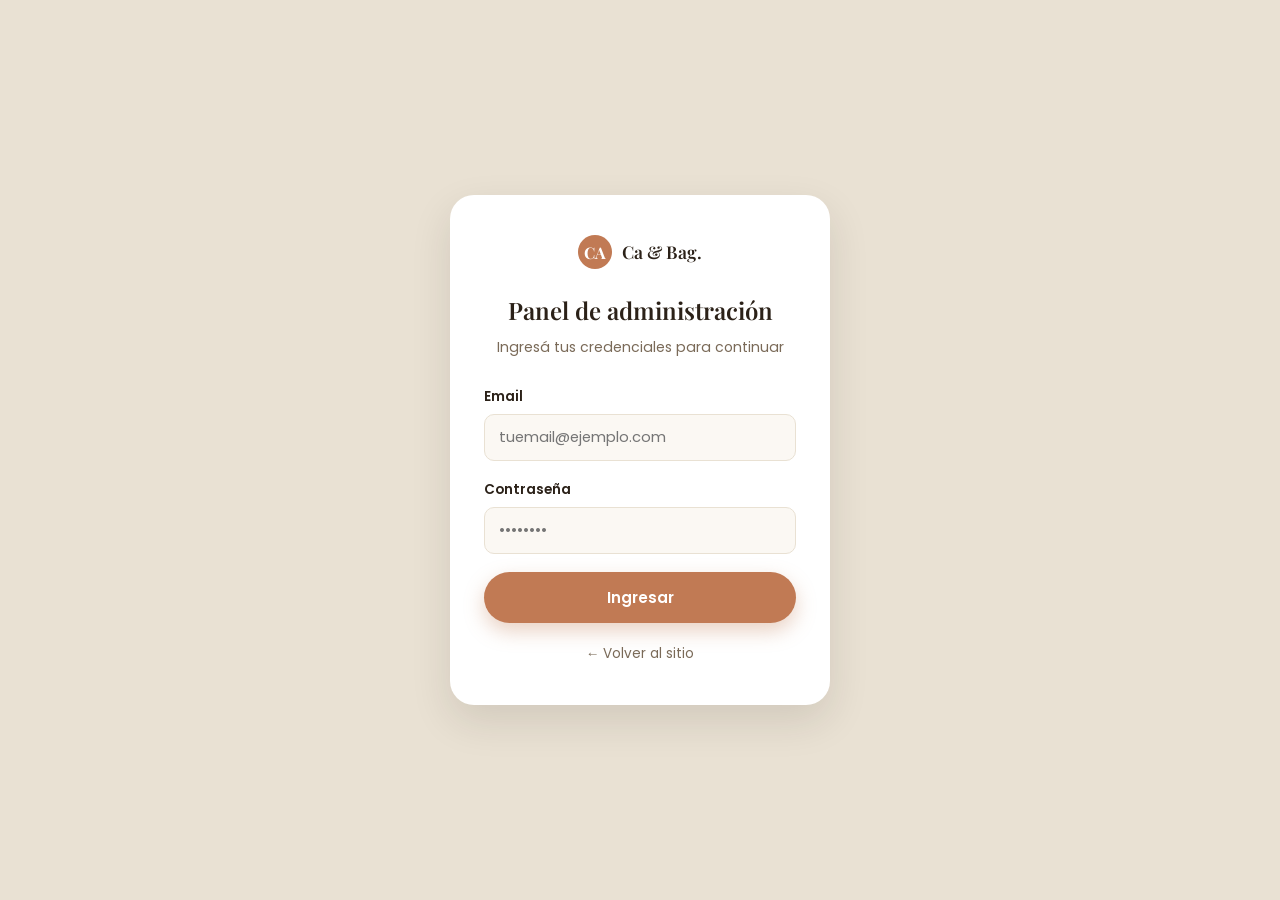
<file: admin/login.html>
<!DOCTYPE html>
<html lang="es">

<head>
  <meta charset="UTF-8">
  <meta name="viewport" content="width=device-width, initial-scale=1.0">
  <title>Ingresar | Admin Ca & Bag.</title>
  <link rel="preconnect" href="https://fonts.googleapis.com">
  <link rel="preconnect" href="https://fonts.gstatic.com" crossorigin>
  <link
    href="https://fonts.googleapis.com/css2?family=Playfair+Display:ital,wght@0,500;0,600;0,700;1,500;1,600&family=Poppins:wght@300;400;500;600;700&display=swap"
    rel="stylesheet">
  <link rel="stylesheet" href="../assets/css/variables.css">
  <link rel="stylesheet" href="../assets/css/base.css">
  <link rel="stylesheet" href="../assets/css/admin.css">
</head>

<body class="admin-body">

  <div class="login-screen">
    <div class="login-card">
      <a href="../index.html" class="logo">
        <span class="logo-badge">CA</span>
        <span class="logo-text">Ca &amp; Bag.</span>
      </a>
      <h1 class="login-title">Panel de administración</h1>
      <p class="login-subtitle">Ingresá tus credenciales para continuar</p>

      <div class="form-error-banner" id="formError"></div>

      <form id="loginForm" novalidate>
        <div class="field" id="fieldUsuario">
          <label for="usuario">Email</label>
          <input type="email" id="usuario" name="usuario" autocomplete="username" placeholder="tuemail@ejemplo.com">
          <p class="field-error">Ingresá tu correo electrónico.</p>
        </div>
        <div class="field" id="fieldClave">
          <label for="clave">Contraseña</label>
          <input type="password" id="clave" name="clave" autocomplete="current-password" placeholder="••••••••">
          <p class="field-error">Ingresá tu contraseña.</p>
        </div>
        <button type="submit" class="btn btn-primary btn-block" id="loginSubmit">Ingresar</button>
      </form>

      <a href="../index.html" class="login-back">← Volver al sitio</a>
    </div>
  </div>

  <script type="module" src="../assets/js/admin/login.js"></script>
</body>

</html>
</file>
<file: assets/css/variables.css>
:root{
  --cream: #f7f2ea;
  --cream-soft: #fbf8f3;
  --sand: #e9e1d3;
  --terracotta: #c17a54;
  --terracotta-dark: #a8623f;
  --dark: #2b2118;
  --brown-text: #7a6a58;
  --teal: #5f8577;
  --whatsapp: #25d366;
  --whatsapp-dark: #1ebe5b;
  --danger: #c1543f;
  --danger-dark: #a4402f;
  --success: #4c8c5b;
  --radius-lg: 24px;
  --radius-md: 16px;
  --radius-sm: 10px;
  --radius-pill: 999px;
  font-size: 16px;
}
</file>
<file: assets/css/base.css>
*{ margin:0; padding:0; box-sizing:border-box; }

body{
  font-family: 'Poppins', sans-serif;
  color: var(--dark);
  background: var(--cream);
  line-height: 1.6;
  -webkit-font-smoothing: antialiased;
}

h1, h2, h3{
  font-family: 'Playfair Display', serif;
  font-weight: 600;
  color: var(--dark);
}

a{ text-decoration:none; color:inherit; }
ul{ list-style:none; }
img{ max-width:100%; display:block; }
button{ font-family: inherit; cursor:pointer; border:none; background:none; }
:focus-visible{ outline: 2px solid var(--terracotta); outline-offset: 2px; }

@media (prefers-reduced-motion: reduce){
  *, *::before, *::after{
    animation-duration: 0.001ms !important;
    animation-iteration-count: 1 !important;
    transition-duration: 0.001ms !important;
    scroll-behavior: auto !important;
  }
}

.container{
  width: 100%;
  max-width: 1200px;
  margin: 0 auto;
  padding: 0 32px;
}

.eyebrow{
  text-transform: uppercase;
  letter-spacing: 2px;
  font-size: 0.75rem;
  font-weight: 600;
  color: var(--teal);
  margin-bottom: 10px;
}
.eyebrow-light{ color: var(--terracotta); }

.section-heading{ text-align:center; margin-bottom: 48px; }
.section-heading h2{ font-size: 2.4rem; margin-bottom: 14px; }
.heading-underline{
  display:inline-block;
  width: 56px;
  height: 3px;
  background: var(--terracotta);
  border-radius: 2px;
}

/* ===== BUTTONS ===== */
.btn{
  display: inline-flex;
  align-items: center;
  gap: 8px;
  padding: 14px 28px;
  border-radius: var(--radius-pill);
  font-weight: 600;
  font-size: 0.95rem;
  transition: transform .15s ease, background .15s ease, box-shadow .15s ease;
  white-space: nowrap;
}
.btn:hover{ transform: translateY(-2px); }

.btn-primary{
  background: var(--terracotta);
  color: #fff;
  box-shadow: 0 8px 20px rgba(193,122,84,.35);
}
.btn-primary:hover{ background: var(--terracotta-dark); }
.btn-primary .arrow{ transition: transform .15s ease; }
.btn-primary:hover .arrow{ transform: translateX(4px); }

.btn-secondary{
  background:#fff;
  color: var(--dark);
  border: 1px solid var(--sand);
}
.btn-secondary:hover{ border-color: var(--terracotta); }

.btn-danger{ background: var(--danger); color:#fff; }
.btn-danger:hover{ background: var(--danger-dark); }

.btn-whatsapp{
  background: var(--whatsapp);
  color: #fff;
  padding: 12px 22px;
  box-shadow: 0 8px 20px rgba(37,211,102,.3);
}
.btn-whatsapp:hover{ background: var(--whatsapp-dark); }
.btn-instagram{
  background: linear-gradient(45deg, #f09433 0%, #e6683c 25%, #dc2743 50%, #cc2366 75%, #bc1888 100%);
  color: #fff;
  padding: 12px 22px;
  box-shadow: 0 8px 20px rgba(220,39,67,.25);
}
.btn-instagram:hover{
  opacity: .92;
  box-shadow: 0 10px 24px rgba(220,39,67,.35);
}
.contact-actions{
  display: flex;
  align-items: center;
  justify-content: center;
  gap: 16px;
  flex-wrap: wrap;
}
.btn-lg{ padding: 16px 34px; font-size: 1rem; margin-top: 8px; }
.btn-sm{ padding: 8px 16px; font-size: .82rem; }
.btn-block{ width:100%; justify-content:center; }
.btn:disabled, .btn.is-disabled{ opacity:.5; pointer-events:none; }
.icon-wa{ width: 18px; height: 18px; }
.icon-ig{ width: 18px; height: 18px; }

/* ===== HEADER ===== */
.site-header{
  position: sticky;
  top: 0;
  z-index: 50;
  background: var(--cream-soft);
  border-bottom: 1px solid var(--sand);
}
.header-inner{
  display:flex;
  align-items:center;
  justify-content:space-between;
  height: 76px;
}
.logo{ display:flex; align-items:center; gap:10px; }
.logo-badge{
  width: 34px; height:34px;
  border-radius:50%;
  background: var(--terracotta);
  color:#fff;
  display:flex; align-items:center; justify-content:center;
  font-family:'Playfair Display', serif;
  font-weight:700;
  flex-shrink:0;
}
.logo-text{ font-family:'Playfair Display', serif; font-weight:600; font-size:1.1rem; }

.main-nav{ display:flex; gap:36px; }
.main-nav a{ font-weight:500; font-size:0.95rem; color: var(--dark); position:relative; }
.main-nav a::after{
  content:'';
  position:absolute; left:0; bottom:-6px;
  width:0; height:2px; background: var(--terracotta);
  transition: width .15s ease;
}
.main-nav a:hover::after, .main-nav a.is-active::after, .main-nav a.active::after{ width:100%; }

/* ===== FOOTER ===== */
.site-footer{
  background: var(--dark);
  color: #cfc2b2;
  padding: 32px 0;
}
.footer-inner{
  display:flex;
  align-items:center;
  justify-content:space-between;
  flex-wrap:wrap;
  gap: 12px;
  font-size:.85rem;
}
.footer-inner .logo-text{ color:#fff; }
.footer-links{
  display:flex;
  align-items:center;
  gap: 16px;
}
.footer-social-link{
  display:inline-flex;
  align-items:center;
  gap: 8px;
  color: #cfc2b2;
  transition: color .2s ease;
  font-weight: 500;
}
.footer-social-link:hover{
  color: #fff;
}
.footer-social-link svg{
  width: 18px;
  height: 18px;
}

/* ===== FLOATING BUTTONS ===== */
.float-btn{
  position: fixed;
  right: 24px;
  width: 54px; height:54px;
  border-radius:50%;
  display:flex; align-items:center; justify-content:center;
  box-shadow: 0 8px 22px rgba(0,0,0,.25);
  z-index: 60;
}
.float-wa{
  bottom: 24px;
  background: var(--whatsapp);
  color:#fff;
}
.float-wa svg{ width:26px; height:26px; }

/* ===== TOASTS ===== */
.toast-container{
  position: fixed;
  top: 20px;
  right: 20px;
  z-index: 200;
  display: flex;
  flex-direction: column;
  gap: 10px;
}
.toast{
  background: var(--dark);
  color:#fff;
  padding: 12px 18px;
  border-radius: var(--radius-sm);
  font-size:.88rem;
  box-shadow: 0 10px 26px rgba(0,0,0,.2);
  opacity: 0;
  transform: translateY(-8px);
  transition: opacity .2s ease, transform .2s ease;
}
.toast.show{ opacity:1; transform: translateY(0); }
.toast-success{ background: var(--success); }
.toast-error{ background: var(--danger); }

@media (max-width: 640px){
  .container{ padding: 0 20px; }
  .header-inner{ height: 66px; }
}
</file>
<file: assets/css/components.css>
/* ===== SEARCH INPUT (catálogo público + admin) ===== */
.search-wrap{ position: relative; }
.search-icon{
  position:absolute; left:20px; top:50%; transform:translateY(-50%);
  width:18px; height:18px; color: var(--brown-text);
}
#searchInput{
  width:100%;
  padding: 16px 20px 16px 50px;
  border-radius: var(--radius-pill);
  border: 1px solid var(--sand);
  background: #fff;
  font-family: inherit;
  font-size: .95rem;
  color: var(--dark);
}
#searchInput:focus{ outline: 2px solid var(--terracotta); outline-offset: 1px; }
#searchInput::placeholder{ color: #b8ac9b; }

/* ===== PRODUCT CARD ===== */
.product-grid{
  display:grid;
  grid-template-columns: repeat(4, 1fr);
  gap: 28px;
}
.product-card{
  background:#fff;
  border-radius: var(--radius-lg);
  overflow:hidden;
  box-shadow: 0 6px 24px rgba(43,33,24,.06);
  display:flex;
  flex-direction:column;
  transition: transform .18s ease, box-shadow .18s ease;
}
.product-card:hover{
  transform: translateY(-4px);
  box-shadow: 0 14px 32px rgba(43,33,24,.12);
}
.product-media{
  position:relative;
  aspect-ratio: 1 / 1;
  overflow:hidden;
  background: var(--sand);
  display:block;
}
.product-media img{ width:100%; height:100%; object-fit:cover; transition: transform .3s ease; }
.product-card:hover .product-media img{ transform: scale(1.05); }
.product-badge{
  position:absolute; top:14px; left:14px;
  background: rgba(255,255,255,.92);
  padding: 5px 12px;
  border-radius: var(--radius-pill);
  font-size: .72rem;
  font-weight:600;
  color: var(--dark);
}
.product-badge-soldout{
  left:auto; right:14px; top:14px;
  background: var(--danger);
  color:#fff;
}
.is-soldout .product-media img{ filter: grayscale(.4); opacity:.75; }
.product-body{ padding: 20px; display:flex; flex-direction:column; gap:8px; flex:1; }
.product-title-link{ display:block; }
.product-title{ font-family:'Playfair Display', serif; font-size:1.05rem; font-weight:600; transition: color .15s ease; }
.product-title-link:hover .product-title{ color: var(--terracotta); }
.product-price{ color: var(--terracotta); font-weight:600; font-size:1rem; }
.product-desc{
  font-size:.85rem; color: var(--brown-text); flex:1;
  display:-webkit-box; -webkit-line-clamp:2; -webkit-box-orient:vertical; overflow:hidden;
}
.product-cta{
  margin-top: 10px;
  display:flex;
  align-items:center;
  justify-content:center;
  gap:8px;
  background: var(--dark);
  color:#fff;
  padding: 11px 16px;
  border-radius: var(--radius-pill);
  font-size:.82rem;
  font-weight:600;
  transition: background .15s ease;
}
.product-cta:hover{ background:#000; }
.product-cta svg{ width:15px; height:15px; }
.product-cta.is-disabled{ background: var(--sand); color: var(--brown-text); cursor:not-allowed; }

.no-results{ text-align:center; color: var(--brown-text); margin-top: 24px; }

/* ===== SKELETON LOADING ===== */
.skeleton-card{
  background:#fff;
  border-radius: var(--radius-lg);
  padding: 0 0 20px;
  overflow:hidden;
  box-shadow: 0 6px 24px rgba(43,33,24,.06);
  display:flex;
  flex-direction:column;
  gap:10px;
}
.skeleton-block{
  background: linear-gradient(90deg, var(--sand) 25%, #f2ebdd 37%, var(--sand) 63%);
  background-size: 400% 100%;
  animation: skeleton-shimmer 1.4s ease infinite;
  border-radius: 6px;
}
.skeleton-media{ aspect-ratio: 1/1; border-radius: 0; margin-bottom: 6px; }
.skeleton-line{ height: 14px; margin: 0 20px; }
@keyframes skeleton-shimmer{
  0%{ background-position: 100% 50%; }
  100%{ background-position: 0 50%; }
}

@media (max-width: 980px){
  .product-grid{ grid-template-columns: repeat(2, 1fr); }
}
@media (max-width: 640px){
  .product-grid{ grid-template-columns: 1fr; }
}
</file>
<file: assets/css/public.css>
/* ===== HERO ===== */
.hero{
  position:relative;
  min-height: 88vh;
  display:flex;
  align-items:center;
  overflow:hidden;
  color:#fff;
  background-color: var(--dark);
}
.hero-bg{
  position:absolute; inset:0;
  background-color: #2b2118;
  background-image:
    linear-gradient(
      135deg,
      rgba(35, 24, 16, 0.85) 0%,
      rgba(43, 33, 24, 0.68) 45%,
      rgba(43, 33, 24, 0.40) 100%
    ),
    url('../images/hero-bg.jpg');
  background-size: cover;
  background-position: center right;
  background-repeat: no-repeat;
}
.hero-overlay{
  position:absolute; inset:0;
  background: linear-gradient(
    to top,
    rgba(27, 20, 14, 0.70) 0%,
    rgba(27, 20, 14, 0.15) 50%,
    rgba(27, 20, 14, 0.45) 100%
  );
  pointer-events: none;
}
.hero-inner{ position:relative; z-index:2; max-width: 640px; padding-top: 40px; padding-bottom: 40px; }
.hero .eyebrow-light{
  color: #df9e78;
  letter-spacing: 2px;
  font-weight: 600;
  text-shadow: 0 2px 10px rgba(0,0,0,.4);
}
.hero-title{
  font-size: 3.4rem;
  line-height: 1.15;
  margin-bottom: 22px;
  text-shadow: 0 4px 24px rgba(0,0,0,.45);
}
.hero-title em{ font-style: italic; font-weight:500; }
.hero-desc{
  font-size: 1.05rem;
  max-width: 480px;
  margin-bottom: 32px;
  opacity: .95;
  text-shadow: 0 2px 12px rgba(0,0,0,.45);
}
.scroll-hint{
  position:absolute; bottom: 28px; left:50%;
  transform: translateX(-50%);
  z-index:2;
  color:#fff;
  font-size:.75rem;
  letter-spacing:2px;
  text-transform:uppercase;
  opacity:.8;
  text-shadow: 0 2px 8px rgba(0,0,0,.5);
}

/* ===== CATALOG ===== */
.catalog{ padding: 100px 0 110px; }

.search-wrap{ max-width: 560px; margin: 0 auto 28px; }

.filters{
  display:flex;
  flex-wrap:wrap;
  justify-content:center;
  gap: 10px;
  margin-bottom: 48px;
}
.filter-btn{
  padding: 10px 20px;
  border-radius: var(--radius-pill);
  background:#fff;
  border: 1px solid var(--sand);
  font-size:.88rem;
  font-weight:500;
  color: var(--dark);
  transition: background .15s ease, color .15s ease, border-color .15s ease;
}
.filter-btn:hover{ border-color: var(--terracotta); }
.filter-btn.active{
  background: var(--terracotta);
  border-color: var(--terracotta);
  color:#fff;
}

/* ===== WHY ===== */
.why{ background: var(--sand); padding: 100px 0; }
.why-grid{
  display:grid;
  grid-template-columns: repeat(3, 1fr);
  gap: 28px;
}
.why-card{
  background:#fff;
  border-radius: var(--radius-lg);
  padding: 40px 32px;
  text-align:center;
  box-shadow: 0 6px 24px rgba(43,33,24,.05);
}
.why-icon{
  width:64px; height:64px;
  border-radius: var(--radius-md);
  background: #f3ded2;
  color: var(--terracotta);
  display:flex; align-items:center; justify-content:center;
  margin: 0 auto 22px;
}
.why-icon svg{ width:28px; height:28px; }
.why-card h3{ font-size:1.15rem; margin-bottom: 12px; }
.why-card p{ font-size:.9rem; color: var(--brown-text); }

/* ===== CONTACT ===== */
.contact{
  padding: 110px 0;
  text-align:center;
  background: var(--cream-soft);
  border-top: 1px solid var(--sand);
}
.contact h2{ font-size: 2.4rem; margin-bottom: 16px; }
.contact-desc{
  color: var(--brown-text);
  max-width: 440px;
  margin: 0 auto 28px;
}

/* ===== RESPONSIVE ===== */
@media (max-width: 980px){
  .why-grid{ grid-template-columns: 1fr; }
  .hero-title{ font-size: 2.6rem; }
  .hero-bg{
    background-position: center;
  }
}

@media (max-width: 640px){
  .main-nav{ display:none; }
  .hero{ min-height: 76vh; }
  .hero-bg{
    background-position: center center;
    background-image:
      linear-gradient(
        to bottom,
        rgba(35, 24, 16, 0.82) 0%,
        rgba(35, 24, 16, 0.88) 100%
      ),
      url('../images/hero-bg.jpg');
  }
  .hero-title{ font-size: 2.1rem; }
  .section-heading h2{ font-size: 1.8rem; }
}
</file>
<file: cabag_store/assets/css/variables.css>
:root{
  --cream: #f7f2ea;
  --cream-soft: #fbf8f3;
  --sand: #e9e1d3;
  --terracotta: #c17a54;
  --terracotta-dark: #a8623f;
  --dark: #2b2118;
  --brown-text: #7a6a58;
  --teal: #5f8577;
  --whatsapp: #25d366;
  --whatsapp-dark: #1ebe5b;
  --danger: #c1543f;
  --danger-dark: #a4402f;
  --success: #4c8c5b;
  --radius-lg: 24px;
  --radius-md: 16px;
  --radius-sm: 10px;
  --radius-pill: 999px;
  font-size: 16px;
}
</file>
<file: cabag_store/assets/css/base.css>
*{ margin:0; padding:0; box-sizing:border-box; }

body{
  font-family: 'Poppins', sans-serif;
  color: var(--dark);
  background: var(--cream);
  line-height: 1.6;
  -webkit-font-smoothing: antialiased;
}

h1, h2, h3{
  font-family: 'Playfair Display', serif;
  font-weight: 600;
  color: var(--dark);
}

a{ text-decoration:none; color:inherit; }
ul{ list-style:none; }
img{ max-width:100%; display:block; }
button{ font-family: inherit; cursor:pointer; border:none; background:none; }
:focus-visible{ outline: 2px solid var(--terracotta); outline-offset: 2px; }

@media (prefers-reduced-motion: reduce){
  *, *::before, *::after{
    animation-duration: 0.001ms !important;
    animation-iteration-count: 1 !important;
    transition-duration: 0.001ms !important;
    scroll-behavior: auto !important;
  }
}

.container{
  width: 100%;
  max-width: 1200px;
  margin: 0 auto;
  padding: 0 32px;
}

.eyebrow{
  text-transform: uppercase;
  letter-spacing: 2px;
  font-size: 0.75rem;
  font-weight: 600;
  color: var(--teal);
  margin-bottom: 10px;
}
.eyebrow-light{ color: var(--terracotta); }

.section-heading{ text-align:center; margin-bottom: 48px; }
.section-heading h2{ font-size: 2.4rem; margin-bottom: 14px; }
.heading-underline{
  display:inline-block;
  width: 56px;
  height: 3px;
  background: var(--terracotta);
  border-radius: 2px;
}

/* ===== BUTTONS ===== */
.btn{
  display: inline-flex;
  align-items: center;
  gap: 8px;
  padding: 14px 28px;
  border-radius: var(--radius-pill);
  font-weight: 600;
  font-size: 0.95rem;
  transition: transform .15s ease, background .15s ease, box-shadow .15s ease;
  white-space: nowrap;
}
.btn:hover{ transform: translateY(-2px); }

.btn-primary{
  background: var(--terracotta);
  color: #fff;
  box-shadow: 0 8px 20px rgba(193,122,84,.35);
}
.btn-primary:hover{ background: var(--terracotta-dark); }
.btn-primary .arrow{ transition: transform .15s ease; }
.btn-primary:hover .arrow{ transform: translateX(4px); }

.btn-secondary{
  background:#fff;
  color: var(--dark);
  border: 1px solid var(--sand);
}
.btn-secondary:hover{ border-color: var(--terracotta); }

.btn-danger{ background: var(--danger); color:#fff; }
.btn-danger:hover{ background: var(--danger-dark); }

.btn-whatsapp{
  background: var(--whatsapp);
  color: #fff;
  padding: 12px 22px;
  box-shadow: 0 8px 20px rgba(37,211,102,.3);
}
.btn-whatsapp:hover{ background: var(--whatsapp-dark); }
.btn-instagram{
  background: linear-gradient(45deg, #f09433 0%, #e6683c 25%, #dc2743 50%, #cc2366 75%, #bc1888 100%);
  color: #fff;
  padding: 12px 22px;
  box-shadow: 0 8px 20px rgba(220,39,67,.25);
}
.btn-instagram:hover{
  opacity: .92;
  box-shadow: 0 10px 24px rgba(220,39,67,.35);
}
.contact-actions{
  display: flex;
  align-items: center;
  justify-content: center;
  gap: 16px;
  flex-wrap: wrap;
}
.btn-lg{ padding: 16px 34px; font-size: 1rem; margin-top: 8px; }
.btn-sm{ padding: 8px 16px; font-size: .82rem; }
.btn-block{ width:100%; justify-content:center; }
.btn:disabled, .btn.is-disabled{ opacity:.5; pointer-events:none; }
.icon-wa{ width: 18px; height: 18px; }
.icon-ig{ width: 18px; height: 18px; }

/* ===== HEADER ===== */
.site-header{
  position: sticky;
  top: 0;
  z-index: 50;
  background: var(--cream-soft);
  border-bottom: 1px solid var(--sand);
}
.header-inner{
  display:flex;
  align-items:center;
  justify-content:space-between;
  height: 76px;
}
.logo{ display:flex; align-items:center; gap:10px; }
.logo-badge{
  width: 34px; height:34px;
  border-radius:50%;
  background: var(--terracotta);
  color:#fff;
  display:flex; align-items:center; justify-content:center;
  font-family:'Playfair Display', serif;
  font-weight:700;
  flex-shrink:0;
}
.logo-text{ font-family:'Playfair Display', serif; font-weight:600; font-size:1.1rem; }

.main-nav{ display:flex; gap:36px; }
.main-nav a{ font-weight:500; font-size:0.95rem; color: var(--dark); position:relative; }
.main-nav a::after{
  content:'';
  position:absolute; left:0; bottom:-6px;
  width:0; height:2px; background: var(--terracotta);
  transition: width .15s ease;
}
.main-nav a:hover::after, .main-nav a.is-active::after{ width:100%; }

/* ===== FOOTER ===== */
.site-footer{
  background: var(--dark);
  color: #cfc2b2;
  padding: 32px 0;
}
.footer-inner{
  display:flex;
  align-items:center;
  justify-content:space-between;
  flex-wrap:wrap;
  gap: 12px;
  font-size:.85rem;
}
.footer-inner .logo-text{ color:#fff; }
.footer-links{
  display:flex;
  align-items:center;
  gap: 16px;
}
.footer-social-link{
  display:inline-flex;
  align-items:center;
  gap: 8px;
  color: #cfc2b2;
  transition: color .2s ease;
  font-weight: 500;
}
.footer-social-link:hover{
  color: #fff;
}
.footer-social-link svg{
  width: 18px;
  height: 18px;
}

/* ===== FLOATING BUTTONS ===== */
.float-btn{
  position: fixed;
  right: 24px;
  width: 54px; height:54px;
  border-radius:50%;
  display:flex; align-items:center; justify-content:center;
  box-shadow: 0 8px 22px rgba(0,0,0,.25);
  z-index: 60;
}
.float-wa{
  bottom: 24px;
  background: var(--whatsapp);
  color:#fff;
}
.float-wa svg{ width:26px; height:26px; }

/* ===== TOASTS ===== */
.toast-container{
  position: fixed;
  top: 20px;
  right: 20px;
  z-index: 200;
  display: flex;
  flex-direction: column;
  gap: 10px;
}
.toast{
  background: var(--dark);
  color:#fff;
  padding: 12px 18px;
  border-radius: var(--radius-sm);
  font-size:.88rem;
  box-shadow: 0 10px 26px rgba(0,0,0,.2);
  opacity: 0;
  transform: translateY(-8px);
  transition: opacity .2s ease, transform .2s ease;
}
.toast.show{ opacity:1; transform: translateY(0); }
.toast-success{ background: var(--success); }
.toast-error{ background: var(--danger); }

@media (max-width: 640px){
  .container{ padding: 0 20px; }
  .header-inner{ height: 66px; }
}
</file>
<file: cabag_store/assets/css/components.css>
/* ===== SEARCH INPUT (catálogo público + admin) ===== */
.search-wrap{ position: relative; }
.search-icon{
  position:absolute; left:20px; top:50%; transform:translateY(-50%);
  width:18px; height:18px; color: var(--brown-text);
}
#searchInput{
  width:100%;
  padding: 16px 20px 16px 50px;
  border-radius: var(--radius-pill);
  border: 1px solid var(--sand);
  background: #fff;
  font-family: inherit;
  font-size: .95rem;
  color: var(--dark);
}
#searchInput:focus{ outline: 2px solid var(--terracotta); outline-offset: 1px; }
#searchInput::placeholder{ color: #b8ac9b; }

/* ===== PRODUCT CARD ===== */
.product-grid{
  display:grid;
  grid-template-columns: repeat(4, 1fr);
  gap: 28px;
}
.product-card{
  background:#fff;
  border-radius: var(--radius-lg);
  overflow:hidden;
  box-shadow: 0 6px 24px rgba(43,33,24,.06);
  display:flex;
  flex-direction:column;
  transition: transform .18s ease, box-shadow .18s ease;
}
.product-card:hover{
  transform: translateY(-4px);
  box-shadow: 0 14px 32px rgba(43,33,24,.12);
}
.product-media{
  position:relative;
  aspect-ratio: 1 / 1;
  overflow:hidden;
  background: var(--sand);
  display:block;
}
.product-media img{ width:100%; height:100%; object-fit:cover; transition: transform .3s ease; }
.product-card:hover .product-media img{ transform: scale(1.05); }
.product-badge{
  position:absolute; top:14px; left:14px;
  background: rgba(255,255,255,.92);
  padding: 5px 12px;
  border-radius: var(--radius-pill);
  font-size: .72rem;
  font-weight:600;
  color: var(--dark);
}
.product-badge-soldout{
  left:auto; right:14px; top:14px;
  background: var(--danger);
  color:#fff;
}
.is-soldout .product-media img{ filter: grayscale(.4); opacity:.75; }
.product-body{ padding: 20px; display:flex; flex-direction:column; gap:8px; flex:1; }
.product-title-link{ display:block; }
.product-title{ font-family:'Playfair Display', serif; font-size:1.05rem; font-weight:600; transition: color .15s ease; }
.product-title-link:hover .product-title{ color: var(--terracotta); }
.product-price{ color: var(--terracotta); font-weight:600; font-size:1rem; }
.product-desc{
  font-size:.85rem; color: var(--brown-text); flex:1;
  display:-webkit-box; -webkit-line-clamp:2; -webkit-box-orient:vertical; overflow:hidden;
}
.product-cta{
  margin-top: 10px;
  display:flex;
  align-items:center;
  justify-content:center;
  gap:8px;
  background: var(--dark);
  color:#fff;
  padding: 11px 16px;
  border-radius: var(--radius-pill);
  font-size:.82rem;
  font-weight:600;
  transition: background .15s ease;
}
.product-cta:hover{ background:#000; }
.product-cta svg{ width:15px; height:15px; }
.product-cta.is-disabled{ background: var(--sand); color: var(--brown-text); cursor:not-allowed; }

.no-results{ text-align:center; color: var(--brown-text); margin-top: 24px; }

/* ===== SKELETON LOADING ===== */
.skeleton-card{
  background:#fff;
  border-radius: var(--radius-lg);
  padding: 0 0 20px;
  overflow:hidden;
  box-shadow: 0 6px 24px rgba(43,33,24,.06);
  display:flex;
  flex-direction:column;
  gap:10px;
}
.skeleton-block{
  background: linear-gradient(90deg, var(--sand) 25%, #f2ebdd 37%, var(--sand) 63%);
  background-size: 400% 100%;
  animation: skeleton-shimmer 1.4s ease infinite;
  border-radius: 6px;
}
.skeleton-media{ aspect-ratio: 1/1; border-radius: 0; margin-bottom: 6px; }
.skeleton-line{ height: 14px; margin: 0 20px; }
@keyframes skeleton-shimmer{
  0%{ background-position: 100% 50%; }
  100%{ background-position: 0 50%; }
}

@media (max-width: 980px){
  .product-grid{ grid-template-columns: repeat(2, 1fr); }
}
@media (max-width: 640px){
  .product-grid{ grid-template-columns: 1fr; }
}
</file>
<file: cabag_store/assets/css/public.css>
/* ===== HERO ===== */
.hero{
  position:relative;
  min-height: 88vh;
  display:flex;
  align-items:center;
  overflow:hidden;
  color:#fff;
}
.hero-bg{
  position:absolute; inset:0;
  background:
    linear-gradient(120deg, rgba(60,42,28,.55), rgba(60,42,28,.15) 55%, rgba(60,42,28,.55)),
    linear-gradient(135deg, #b98a5e 0%, #d9c9a8 35%, #e7ded0 55%, #c9a074 75%, #a97b52 100%);
  background-size: cover;
}
.hero-overlay{
  position:absolute; inset:0;
  background: radial-gradient(circle at 50% 30%, rgba(0,0,0,0) 0%, rgba(0,0,0,.25) 100%);
}
.hero-inner{ position:relative; z-index:2; max-width: 640px; padding-top: 40px; padding-bottom: 40px; }
.hero-title{
  font-size: 3.4rem;
  line-height: 1.15;
  margin-bottom: 22px;
  text-shadow: 0 4px 24px rgba(0,0,0,.25);
}
.hero-title em{ font-style: italic; font-weight:500; }
.hero-desc{
  font-size: 1.05rem;
  max-width: 480px;
  margin-bottom: 32px;
  opacity: .95;
  text-shadow: 0 2px 12px rgba(0,0,0,.25);
}
.scroll-hint{
  position:absolute; bottom: 28px; left:50%;
  transform: translateX(-50%);
  z-index:2;
  color:#fff;
  font-size:.75rem;
  letter-spacing:2px;
  text-transform:uppercase;
  opacity:.75;
}

/* ===== CATALOG ===== */
.catalog{ padding: 100px 0 110px; }

.search-wrap{ max-width: 560px; margin: 0 auto 28px; }

.filters{
  display:flex;
  flex-wrap:wrap;
  justify-content:center;
  gap: 10px;
  margin-bottom: 48px;
}
.filter-btn{
  padding: 10px 20px;
  border-radius: var(--radius-pill);
  background:#fff;
  border: 1px solid var(--sand);
  font-size:.88rem;
  font-weight:500;
  color: var(--dark);
  transition: background .15s ease, color .15s ease, border-color .15s ease;
}
.filter-btn:hover{ border-color: var(--terracotta); }
.filter-btn.active{
  background: var(--terracotta);
  border-color: var(--terracotta);
  color:#fff;
}

/* ===== WHY ===== */
.why{ background: var(--sand); padding: 100px 0; }
.why-grid{
  display:grid;
  grid-template-columns: repeat(3, 1fr);
  gap: 28px;
}
.why-card{
  background:#fff;
  border-radius: var(--radius-lg);
  padding: 40px 32px;
  text-align:center;
  box-shadow: 0 6px 24px rgba(43,33,24,.05);
}
.why-icon{
  width:64px; height:64px;
  border-radius: var(--radius-md);
  background: #f3ded2;
  color: var(--terracotta);
  display:flex; align-items:center; justify-content:center;
  margin: 0 auto 22px;
}
.why-icon svg{ width:28px; height:28px; }
.why-card h3{ font-size:1.15rem; margin-bottom: 12px; }
.why-card p{ font-size:.9rem; color: var(--brown-text); }

/* ===== CONTACT ===== */
.contact{
  padding: 110px 0;
  text-align:center;
  background: var(--cream-soft);
  border-top: 1px solid var(--sand);
}
.contact h2{ font-size: 2.4rem; margin-bottom: 16px; }
.contact-desc{
  color: var(--brown-text);
  max-width: 440px;
  margin: 0 auto 28px;
}

/* ===== RESPONSIVE ===== */
@media (max-width: 980px){
  .why-grid{ grid-template-columns: 1fr; }
  .hero-title{ font-size: 2.6rem; }
}

@media (max-width: 640px){
  .main-nav{ display:none; }
  .hero{ min-height: 76vh; }
  .hero-title{ font-size: 2.1rem; }
  .section-heading h2{ font-size: 1.8rem; }
}
</file>
<file: assets/css/admin.css>
/* ============================================================
   ADMIN — estilos del panel (login, dashboard, modal de producto)
   No se pidió explícitamente en la lista de archivos del módulo,
   pero sin esto las páginas de /admin no tendrían estilos.
   ============================================================ */

body.admin-body{ background: var(--sand); }

/* ===== LOGIN ===== */
.login-screen{
  min-height: 100vh;
  display: flex;
  align-items: center;
  justify-content: center;
  padding: 24px;
}
.login-card{
  width: 100%;
  max-width: 380px;
  background: #fff;
  border-radius: var(--radius-lg);
  padding: 40px 34px;
  box-shadow: 0 16px 40px rgba(43,33,24,.12);
}
.login-card .logo{ justify-content: center; margin-bottom: 22px; }
.login-title{ text-align: center; font-size: 1.5rem; margin-bottom: 6px; }
.login-subtitle{ text-align: center; color: var(--brown-text); font-size: .88rem; margin-bottom: 28px; }
.login-back{
  display: block;
  text-align: center;
  margin-top: 20px;
  font-size: .85rem;
  color: var(--brown-text);
}
.login-back:hover{ color: var(--terracotta); }

/* ===== FORM FIELDS (compartido: login + product-form) ===== */
.field{ margin-bottom: 18px; }
.field label{ display: block; font-size: .85rem; font-weight: 600; margin-bottom: 6px; }
.field input[type="text"],
.field input[type="email"],
.field input[type="password"],
.field input[type="number"],
.field select,
.field textarea{
  width: 100%;
  padding: 12px 14px;
  border-radius: var(--radius-sm);
  border: 1px solid var(--sand);
  background: var(--cream-soft);
  font-family: inherit;
  font-size: .92rem;
  color: var(--dark);
}
.field textarea{ resize: vertical; min-height: 90px; }
.field input:focus, .field select:focus, .field textarea:focus{
  outline: 2px solid var(--terracotta); outline-offset: 1px;
}
.field-error{ color: var(--danger); font-size: .78rem; margin-top: 6px; display: none; }
.field.has-error input,
.field.has-error select,
.field.has-error textarea{ border-color: var(--danger); }
.field.has-error .field-error{ display: block; }
.form-error-banner{
  background: #fbe6e1;
  color: var(--danger-dark);
  padding: 12px 16px;
  border-radius: var(--radius-sm);
  font-size: .85rem;
  margin-bottom: 18px;
  display: none;
}
.form-error-banner.show{ display: block; }

/* ===== ADMIN SHELL ===== */
.admin-topbar{
  background: #fff;
  border-bottom: 1px solid var(--sand);
  position: sticky;
  top: 0;
  z-index: 40;
}
.admin-topbar-inner{
  display: flex;
  align-items: center;
  justify-content: space-between;
  height: 72px;
}
.admin-topbar-right{ display: flex; align-items: center; gap: 16px; }
.admin-user{ font-size: .85rem; color: var(--brown-text); }
.admin-user strong{ color: var(--dark); }

.admin-main{ padding: 40px 0 80px; }
.admin-header{
  display: flex;
  align-items: center;
  justify-content: space-between;
  flex-wrap: wrap;
  gap: 16px;
  margin-bottom: 28px;
}
.admin-header h1{ font-size: 1.8rem; }
.admin-header p{ color: var(--brown-text); font-size: .9rem; margin-top: 4px; }

/* ===== STAT CARDS ===== */
.stats-grid{
  display: grid;
  grid-template-columns: repeat(4, 1fr);
  gap: 20px;
  margin-bottom: 36px;
}
.stat-card{
  background: #fff;
  border-radius: var(--radius-md);
  padding: 22px 24px;
  box-shadow: 0 6px 20px rgba(43,33,24,.05);
}
.stat-card .stat-value{ font-family: 'Playfair Display', serif; font-size: 1.8rem; font-weight: 700; }
.stat-card .stat-label{ color: var(--brown-text); font-size: .82rem; margin-top: 4px; }

/* ===== TOOLBAR ===== */
.admin-toolbar{
  display: flex;
  align-items: center;
  gap: 12px;
  flex-wrap: wrap;
  margin-bottom: 20px;
}
.admin-toolbar .search-wrap{ margin: 0; flex: 1; min-width: 220px; max-width: 360px; }
.admin-toolbar select{
  padding: 12px 16px;
  border-radius: var(--radius-pill);
  border: 1px solid var(--sand);
  background: #fff;
  font-family: inherit;
  font-size: .88rem;
}

/* ===== PRODUCT TABLE ===== */
.admin-table-wrap{
  background: #fff;
  border-radius: var(--radius-lg);
  box-shadow: 0 6px 24px rgba(43,33,24,.06);
  overflow: hidden;
}
table.admin-table{ width: 100%; border-collapse: collapse; }
.admin-table thead th{
  text-align: left;
  font-size: .76rem;
  text-transform: uppercase;
  letter-spacing: .5px;
  color: var(--brown-text);
  padding: 16px 20px;
  border-bottom: 1px solid var(--sand);
}
.admin-table tbody td{
  padding: 14px 20px;
  border-bottom: 1px solid var(--sand);
  font-size: .9rem;
  vertical-align: middle;
}
.admin-table tbody tr:last-child td{ border-bottom: none; }
.admin-table tbody tr:hover{ background: var(--cream-soft); }

.row-product{ display: flex; align-items: center; gap: 12px; }
.row-thumb{
  width: 48px; height: 48px;
  border-radius: var(--radius-sm);
  overflow: hidden;
  background: var(--sand);
  flex-shrink: 0;
}
.row-thumb img{ width: 100%; height: 100%; object-fit: cover; }
.row-name{ font-weight: 600; }
.row-meta{ font-size: .78rem; color: var(--brown-text); }

.status-pill{
  display: inline-flex;
  align-items: center;
  gap: 6px;
  font-size: .78rem;
  font-weight: 600;
  padding: 5px 12px;
  border-radius: var(--radius-pill);
}
.status-pill.available{ background: #e4f1e6; color: var(--success); }
.status-pill.soldout{ background: #fbe6e1; color: var(--danger-dark); }

/* Toggle switch de disponibilidad */
.switch{
  position: relative;
  display: inline-block;
  width: 42px; height: 24px;
  flex-shrink: 0;
}
.switch input{ opacity: 0; width: 0; height: 0; }
.switch-track{
  position: absolute; inset: 0;
  background: var(--sand);
  border-radius: var(--radius-pill);
  transition: background .15s ease;
  cursor: pointer;
}
.switch-track::before{
  content: "";
  position: absolute;
  width: 18px; height: 18px;
  left: 3px; top: 3px;
  background: #fff;
  border-radius: 50%;
  transition: transform .15s ease;
  box-shadow: 0 2px 5px rgba(0,0,0,.2);
}
.switch input:checked + .switch-track{ background: var(--success); }
.switch input:checked + .switch-track::before{ transform: translateX(18px); }

.table-actions{ display: flex; gap: 8px; }
.icon-btn{
  width: 34px; height: 34px;
  border-radius: var(--radius-sm);
  display: flex; align-items: center; justify-content: center;
  background: var(--cream-soft);
  color: var(--dark);
  transition: background .15s ease, color .15s ease;
}
.icon-btn svg{ width: 16px; height: 16px; }
.icon-btn:hover{ background: var(--sand); }
.icon-btn.icon-btn-danger:hover{ background: var(--danger); color: #fff; }

.admin-empty{ text-align: center; padding: 60px 20px; color: var(--brown-text); }

/* ===== MODAL ===== */
.modal-overlay{
  position: fixed; inset: 0;
  background: rgba(43,33,24,.5);
  display: flex;
  align-items: flex-start;
  justify-content: center;
  padding: 40px 20px;
  overflow-y: auto;
  z-index: 100;
}
.modal-overlay[hidden]{ display: none; }
.modal-panel{
  background: #fff;
  border-radius: var(--radius-lg);
  width: 100%;
  max-width: 620px;
  padding: 32px;
  box-shadow: 0 24px 60px rgba(0,0,0,.25);
}
.modal-header{
  display: flex;
  align-items: center;
  justify-content: space-between;
  margin-bottom: 22px;
}
.modal-header h2{ font-size: 1.35rem; }
.modal-close{
  width: 34px; height: 34px;
  border-radius: 50%;
  display: flex; align-items: center; justify-content: center;
  background: var(--cream-soft);
}
.modal-close:hover{ background: var(--sand); }

.form-row{ display: grid; grid-template-columns: 1fr 1fr; gap: 16px; }

.form-check{ display: flex; align-items: center; gap: 10px; margin-bottom: 20px; }
.form-check label{ font-size: .88rem; font-weight: 500; }

.modal-actions{
  display: flex;
  justify-content: flex-end;
  gap: 12px;
  margin-top: 24px;
  padding-top: 20px;
  border-top: 1px solid var(--sand);
}

/* ===== IMAGE MANAGER ===== */
.image-manager{ margin-bottom: 20px; }
.image-upload-btn{
  border: 1.5px dashed var(--sand);
  border-radius: var(--radius-sm);
  padding: 16px;
  text-align: center;
  font-size: .85rem;
  color: var(--brown-text);
  cursor: pointer;
  display: block;
  transition: border-color .15s ease, color .15s ease;
}
.image-upload-btn:hover{ border-color: var(--terracotta); color: var(--terracotta); }
.image-upload-btn input{ display: none; }

.image-list{
  display: flex;
  flex-wrap: wrap;
  gap: 12px;
  margin-top: 14px;
}
.image-item{
  position: relative;
  width: 92px;
}
.image-item-thumb{
  width: 92px; height: 92px;
  border-radius: var(--radius-sm);
  overflow: hidden;
  background: var(--sand);
  border: 2px solid transparent;
}
.image-item:first-child .image-item-thumb{ border-color: var(--terracotta); }
.image-item-thumb img{ width: 100%; height: 100%; object-fit: cover; }
.image-item-cover-tag{
  position: absolute;
  top: -8px; left: 6px;
  background: var(--terracotta);
  color: #fff;
  font-size: .62rem;
  font-weight: 700;
  padding: 2px 8px;
  border-radius: var(--radius-pill);
}
.image-item-controls{
  display: flex;
  justify-content: center;
  gap: 4px;
  margin-top: 6px;
}
.image-item-controls button{
  width: 24px; height: 24px;
  border-radius: 6px;
  background: var(--cream-soft);
  display: flex; align-items: center; justify-content: center;
}
.image-item-controls button:hover{ background: var(--sand); }
.image-item-controls button.remove:hover{ background: var(--danger); color: #fff; }
.image-item-controls svg{ width: 13px; height: 13px; }

/* ===== RESPONSIVE ===== */
@media (max-width: 900px){
  .stats-grid{ grid-template-columns: repeat(2, 1fr); }
}

@media (max-width: 760px){
  .admin-table thead{ display: none; }
  .admin-table, .admin-table tbody, .admin-table tr, .admin-table td{ display: block; width: 100%; }
  .admin-table tbody tr{
    padding: 16px 20px;
    border-bottom: 1px solid var(--sand);
  }
  .admin-table tbody td{
    border-bottom: none;
    padding: 6px 0;
  }
  .admin-table td[data-label]::before{
    content: attr(data-label);
    display: block;
    font-size: .7rem;
    text-transform: uppercase;
    letter-spacing: .5px;
    color: var(--brown-text);
    margin-bottom: 3px;
  }
  .admin-table td.cell-product::before{ display: none; }
  .form-row{ grid-template-columns: 1fr; }
}

@media (max-width: 480px){
  .stats-grid{ grid-template-columns: 1fr; }
  .modal-panel{ padding: 24px 20px; }
}
</file>
